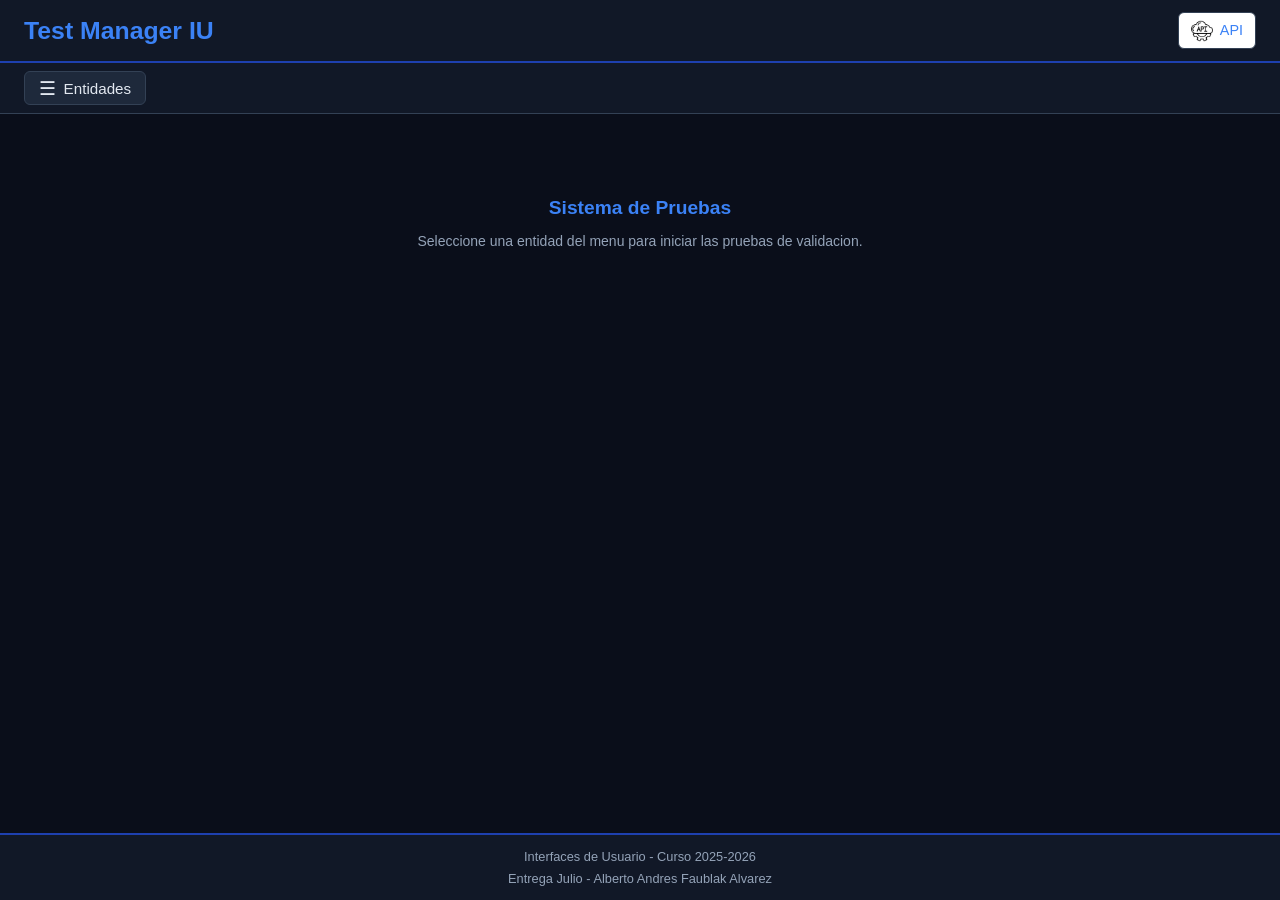
<file: CODIGO/index.html>
<!DOCTYPE html>
<html lang="es">
<head>
    <meta charset="UTF-8">
    <meta name="viewport" content="width=device-width, initial-scale=1.0">
    <title>Test Manager IU</title>
    <link rel="icon" href="data:,">

    <link rel="stylesheet" type="text/css" href="./css/IU.css" media="screen">

    <script type="text/javascript" src="./js/data/menu_entidades.js"></script>
    <script type="text/javascript" src="./js/data/Julio_Datos_AlbertoAndresFaublakAlvarez.js"></script>

    <!--
        Las clases del nucleo (Validations, ValidateFieldsForm, Gestor,
        TestForm y TestSubmit) si se cargan aqui porque son las que
        orquestan todo. Los ficheros propios de cada entidad
        (_estructura.js, _tests.js, _TestSubmit.js y _Class.js) se
        cargan dinamicamente desde Gestor cuando el usuario pulsa la
        opcion correspondiente en el menu, asi no hace falta listar
        uno a uno los ficheros de cada nueva entidad en este HTML.
    -->
    <script type="text/javascript" src="./js/classes/Validations_Class.js"></script>
    <script type="text/javascript" src="./js/classes/ValidateFieldsForm_Class.js"></script>
    <script type="text/javascript" src="./js/classes/Gestor_Class.js"></script>
    <script type="text/javascript" src="./js/classes/TestForm_Class.js"></script>
    <script type="text/javascript" src="./js/classes/TestSubmit_Class.js"></script>
</head>
<body>

    <header id="header_page">
        <div class="header-left">
            <a href="index.html" id="home_link" title="Volver al inicio">
                <h1>Test Manager IU</h1>
            </a>
        </div>
        <div class="header-right">
            <a href="API.html" class="api-link" title="Documentacion API">
                <img src="./iconos/API.png" alt="API" class="icon-link"> API
            </a>
        </div>
    </header>

    <nav id="nav_menu">
        <button id="btn-menu" aria-expanded="false">
            <span class="menu-icon">&#9776;</span>
            <span>Entidades</span>
        </button>
        <div id="div-menu" hidden>
            <ol id="menu-list"></ol>
        </div>
    </nav>

    <main id="workspace">
        <div id="work-area">
            <div class="welcome-section">
                <h2>Sistema de Pruebas</h2>
                <p>Seleccione una entidad del menu para iniciar las pruebas de validacion.</p>
            </div>
        </div>
    </main>

    <footer id="footer_page">
        <div class="footer-content">
            <p>Interfaces de Usuario - Curso 2025-2026</p>
            <p>Entrega Julio - Alberto Andres Faublak Alvarez</p>
        </div>
    </footer>

    <div id="modal_overlay" class="modal-overlay" hidden role="dialog" aria-modal="true">
        <div id="error_modal" class="modal modal-error" hidden>
            <div class="modal-header">
                <h3>Error</h3>
                <button class="modal-close" id="error_modal_close" aria-label="Cerrar">&times;</button>
            </div>
            <div class="modal-body" id="error_modal_body"></div>
            <div class="modal-footer">
                <button class="btn btn-primary" id="error_modal_back">
                    <img src="./iconos/BACK.png" alt="" class="btn-icon-img"> Volver al Inicio
                </button>
            </div>
        </div>
    </div>

    <div id="result_overlay" class="modal-overlay" hidden role="dialog" aria-modal="true">
        <div id="result_modal" class="modal modal-large">
            <div class="modal-header">
                <h2 id="result_modal_title">Resultados</h2>
                <button class="modal-close" id="result_modal_close" aria-label="Cerrar">&times;</button>
            </div>
            <div class="modal-body" id="result_modal_body"></div>
            <div class="modal-footer">
                <button class="btn btn-primary" id="result_modal_back">
                    <img src="./iconos/BACK.png" alt="" class="btn-icon-img"> Volver al Inicio
                </button>
            </div>
        </div>
    </div>

    <script>
        function prettyEntityName(name) {
            return name
                .split("_")
                .map(function(p) { return p.charAt(0).toUpperCase() + p.slice(1); })
                .join(" ");
        }

        function buildMenu() {
            var menuList = document.getElementById("menu-list");
            if (!menuList) return;

            if (typeof menu_entidades === "undefined" || !Array.isArray(menu_entidades)) {
                console.error("La variable menu_entidades no esta definida o no es un array.");
                return;
            }

            menuList.innerHTML = "";

            menu_entidades.forEach(function(entityName) {
                var li = document.createElement("li");
                var btn = document.createElement("button");
                btn.textContent = prettyEntityName(entityName);
                btn.id = "menu_" + entityName;
                btn.addEventListener("click", function() {
                    var gestor = new Gestor();
                    gestor.seleccionarEntidad(entityName);
                    toggleMenu();
                });
                li.appendChild(btn);
                menuList.appendChild(li);
            });
        }

        function toggleMenu() {
            var menu = document.getElementById("div-menu");
            var btn = document.getElementById("btn-menu");
            menu.hidden = !menu.hidden;
            btn.setAttribute("aria-expanded", String(!menu.hidden));
        }

        function closeErrorModal() {
            document.getElementById("modal_overlay").hidden = true;
            document.getElementById("error_modal").hidden = true;
        }

        function closeResultModal() {
            document.getElementById("result_overlay").hidden = true;
            document.getElementById("result_modal_body").innerHTML = "";
        }

        document.getElementById("modal_overlay").addEventListener("click", function(e) {
            if (e.target === this) closeErrorModal();
        });

        document.getElementById("result_overlay").addEventListener("click", function(e) {
            if (e.target === this) closeResultModal();
        });

        document.addEventListener("keydown", function(e) {
            if (e.key === "Escape") {
                if (!document.getElementById("modal_overlay").hidden) closeErrorModal();
                if (!document.getElementById("result_overlay").hidden) closeResultModal();
            }
        });

        // Foco en los modales. Cuando se abre uno guardo donde estaba el
        // foco (normalmente el boton que lo abrio) para devolverselo al
        // cerrar, llevo el foco al primer elemento del modal y dejo el
        // tabulador dando vueltas dentro para que no se cuele al fondo.
        var focoPrevio = {};

        function elementosFocalizables(modal) {
            var nodos = modal.querySelectorAll('button, [href], input, select, textarea, [tabindex]:not([tabindex="-1"])');
            return Array.prototype.filter.call(nodos, function(el) {
                return !el.disabled && !el.hidden && el.offsetParent !== null;
            });
        }

        function cicloTabulador(modal, e) {
            if (e.key !== "Tab") return;
            var foco = elementosFocalizables(modal);
            if (foco.length === 0) return;
            var primero = foco[0];
            var ultimo = foco[foco.length - 1];
            if (e.shiftKey && document.activeElement === primero) {
                e.preventDefault();
                ultimo.focus();
            } else if (!e.shiftKey && document.activeElement === ultimo) {
                e.preventDefault();
                primero.focus();
            }
        }

        function gestionarFocoModal(overlayId) {
            var overlay = document.getElementById(overlayId);
            if (!overlay) return;
            var modal = overlay.querySelector(".modal");

            overlay.addEventListener("keydown", function(e) {
                if (!overlay.hidden) cicloTabulador(overlay.querySelector(".modal"), e);
            });

            new MutationObserver(function() {
                if (!overlay.hidden) {
                    focoPrevio[overlayId] = document.activeElement;
                    var visibles = elementosFocalizables(overlay.querySelector(".modal"));
                    if (visibles.length > 0) visibles[0].focus();
                } else {
                    var anterior = focoPrevio[overlayId];
                    if (anterior && typeof anterior.focus === "function") anterior.focus();
                    focoPrevio[overlayId] = null;
                }
            }).observe(overlay, { attributes: true, attributeFilter: ["hidden"] });
        }

        window.addEventListener("load", function() {
            buildMenu();
            document.getElementById("btn-menu").addEventListener("click", toggleMenu);
            document.getElementById("error_modal_close").addEventListener("click", closeErrorModal);
            document.getElementById("error_modal_back").addEventListener("click", closeErrorModal);
            document.getElementById("result_modal_close").addEventListener("click", closeResultModal);
            document.getElementById("result_modal_back").addEventListener("click", closeResultModal);
            gestionarFocoModal("modal_overlay");
            gestionarFocoModal("result_overlay");
        });
    </script>

</body>
</html>
</file>
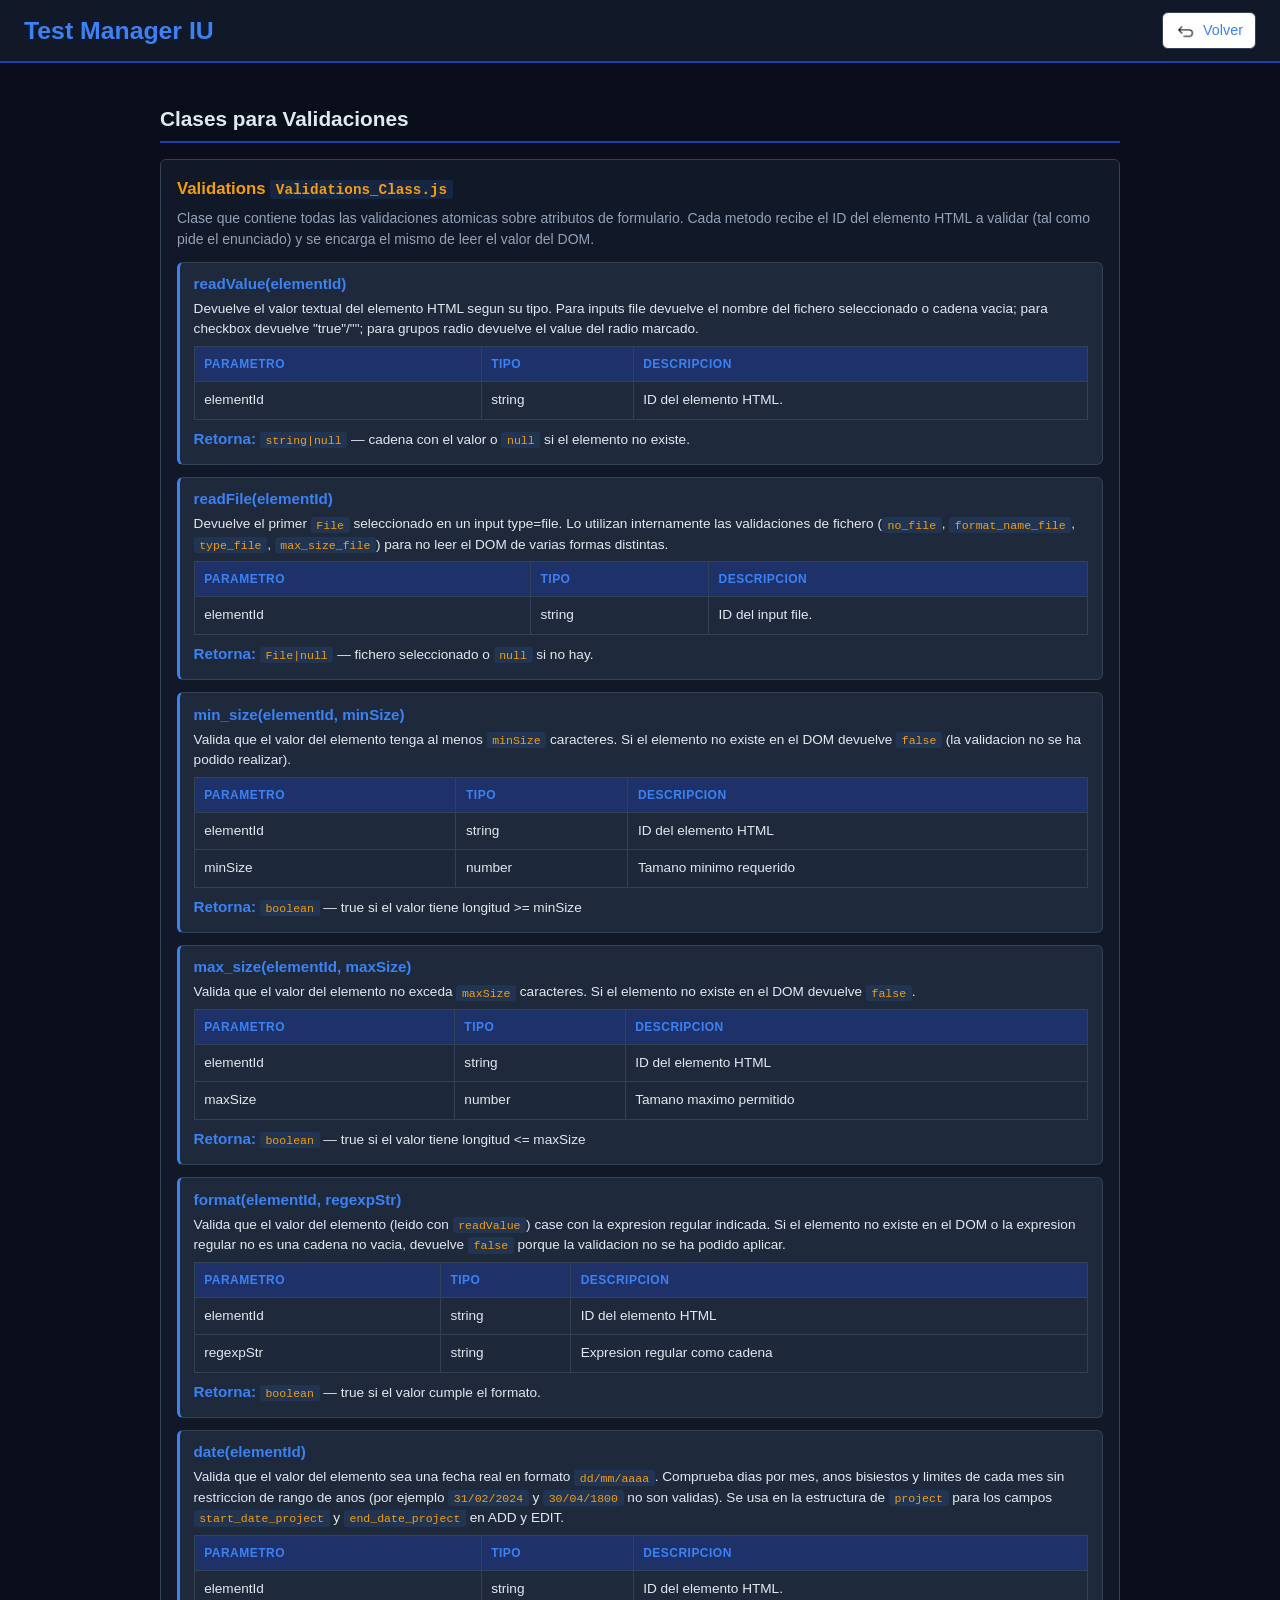
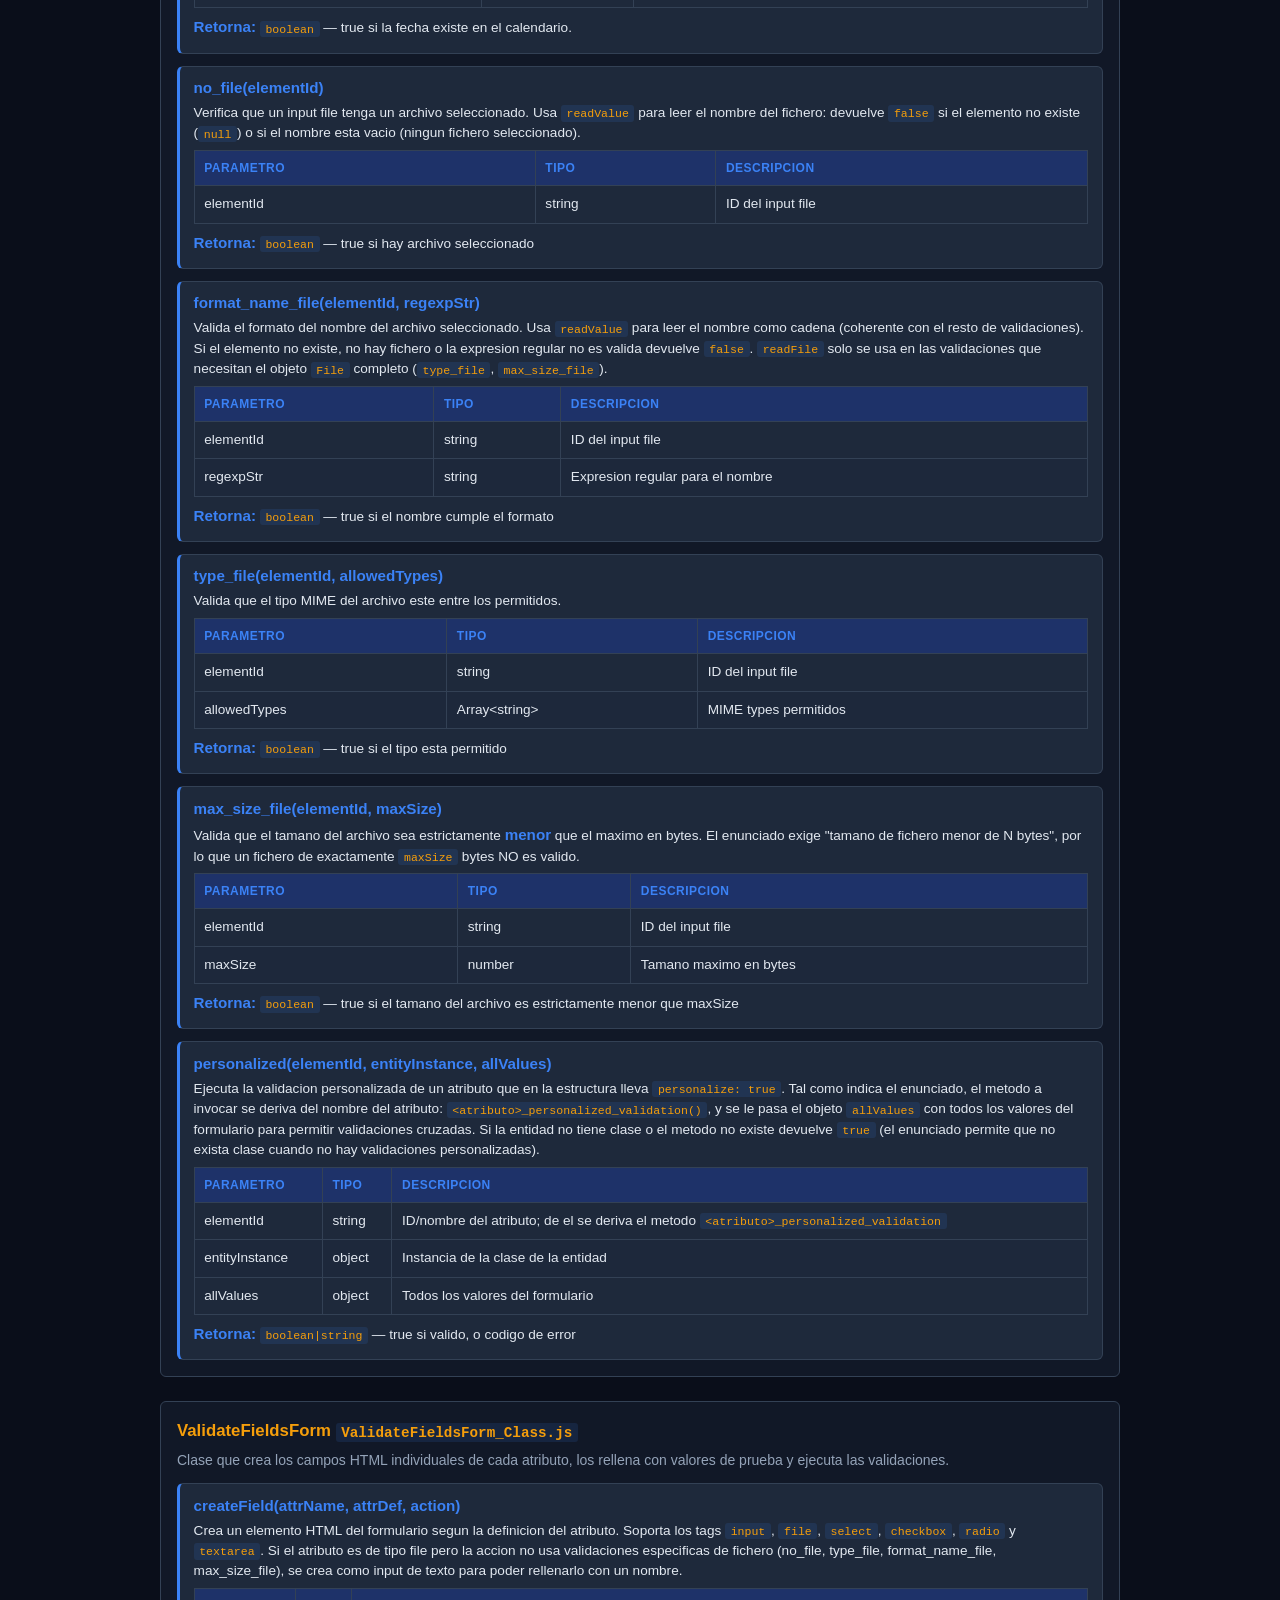
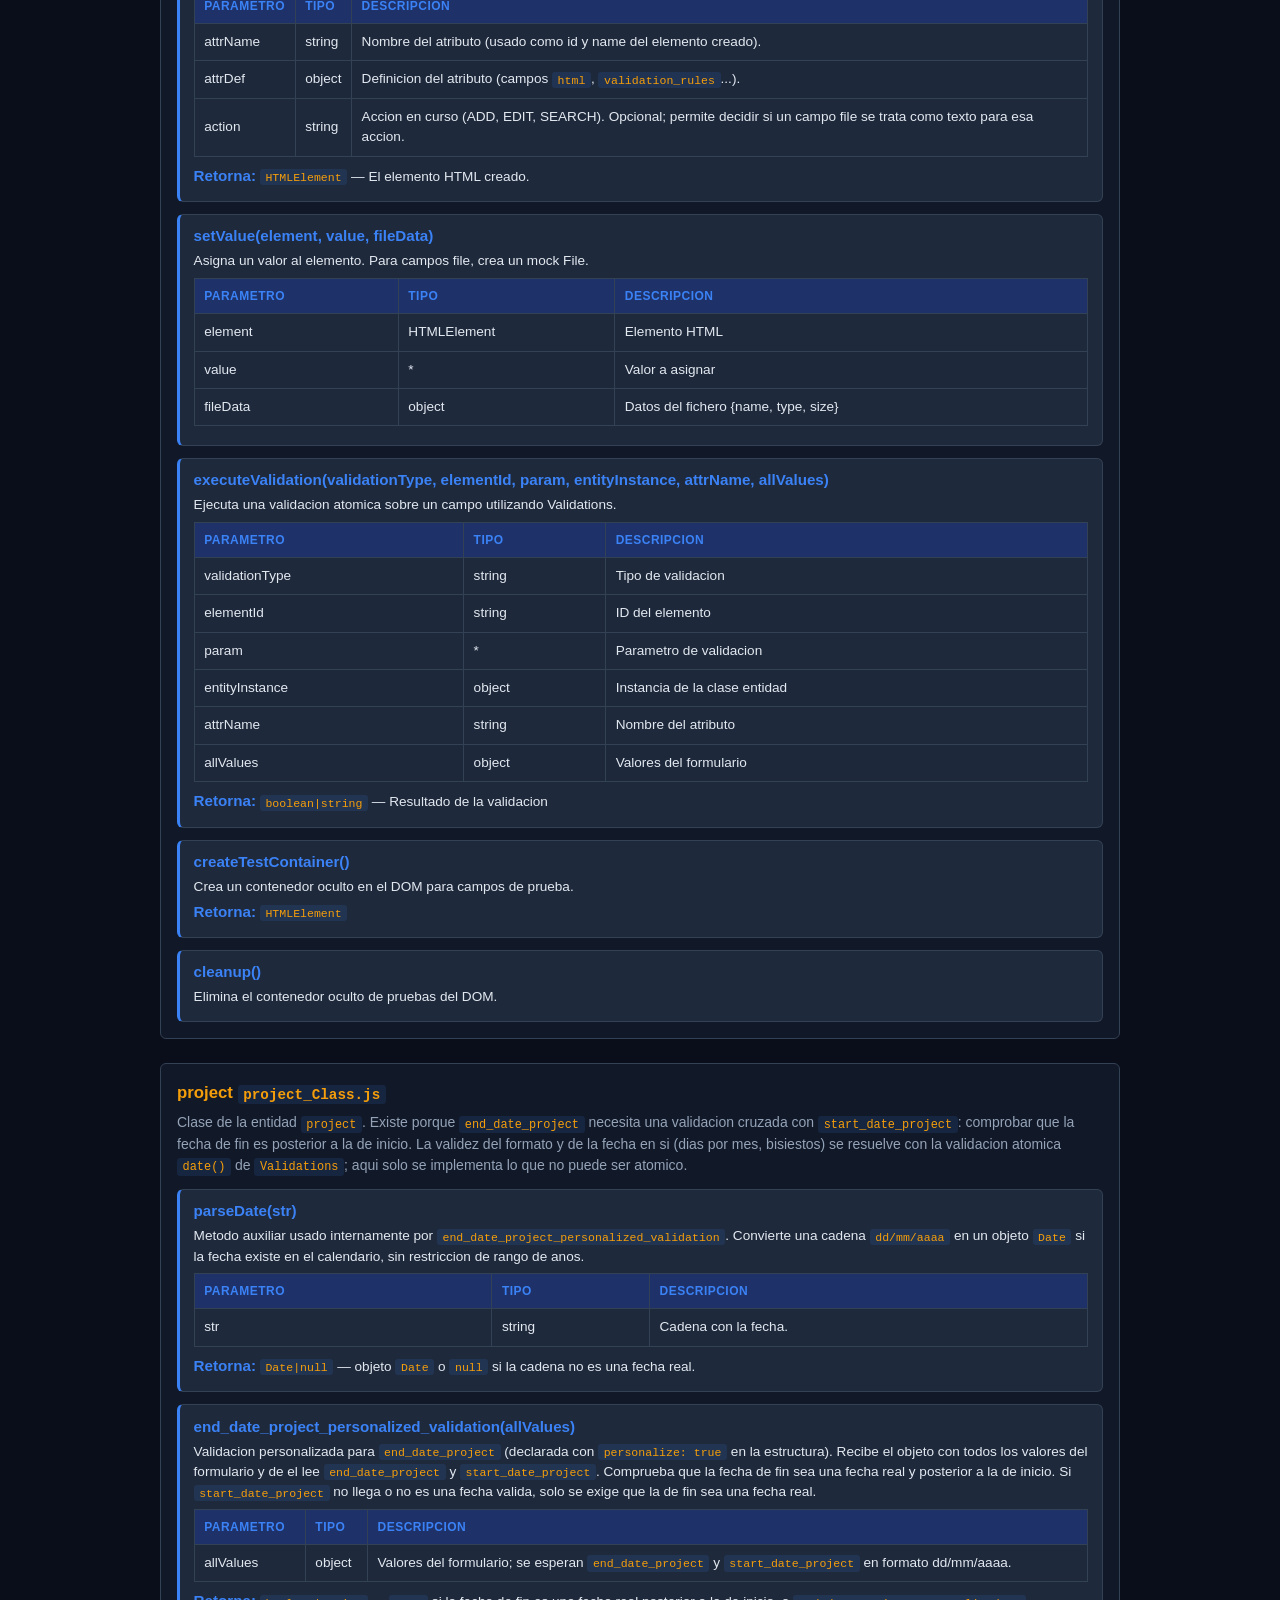
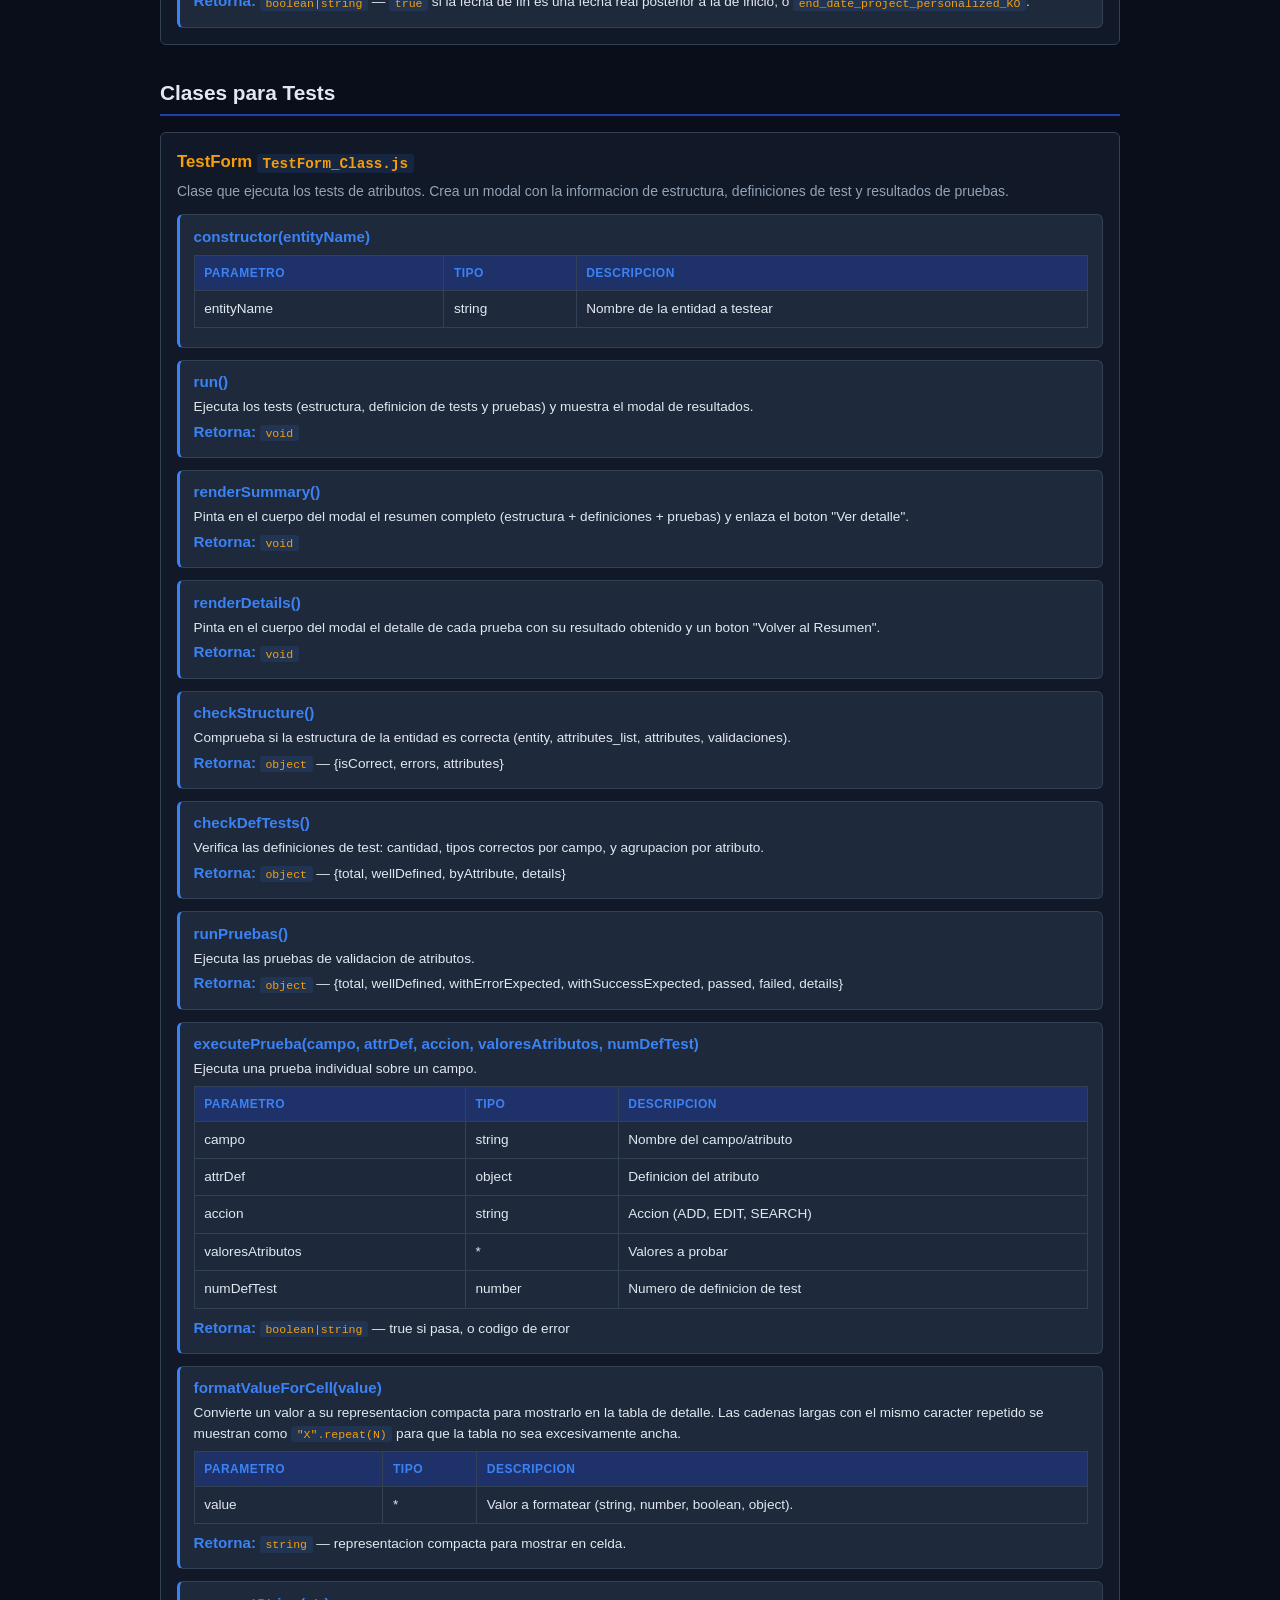
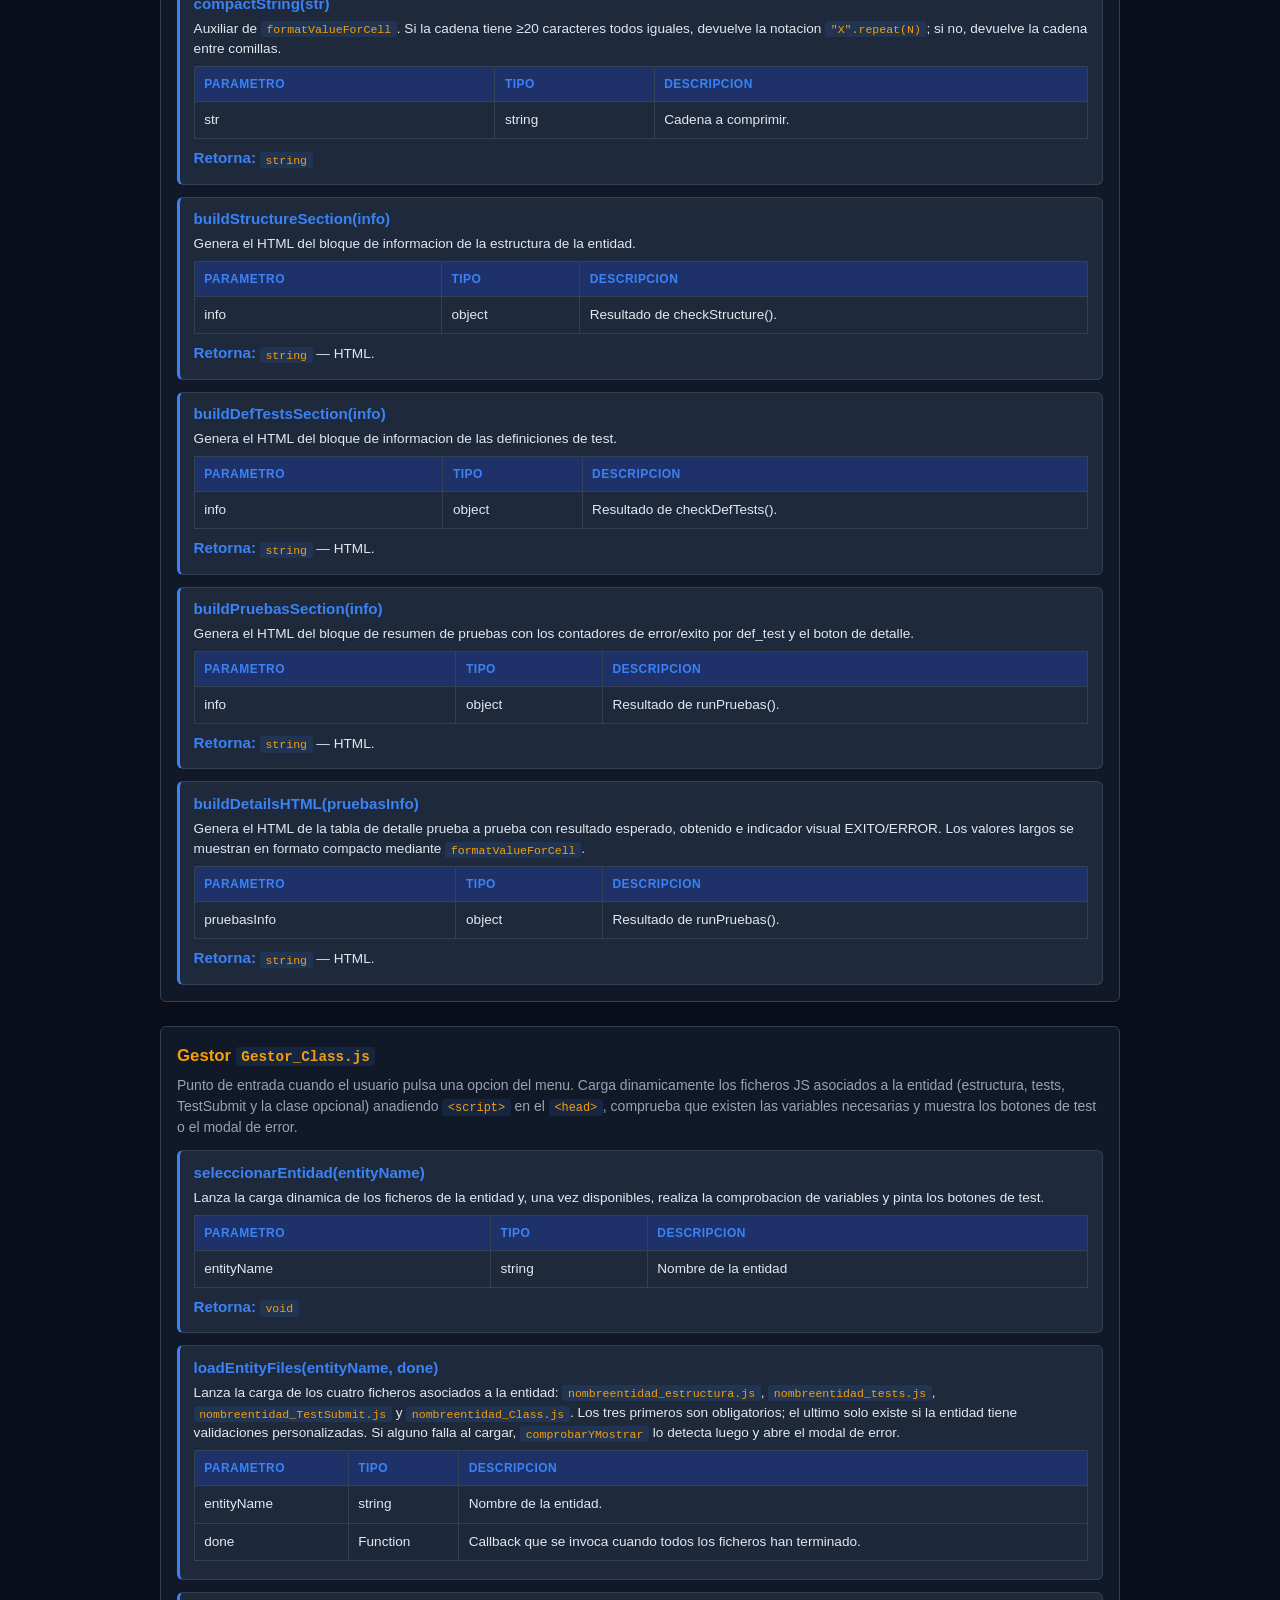
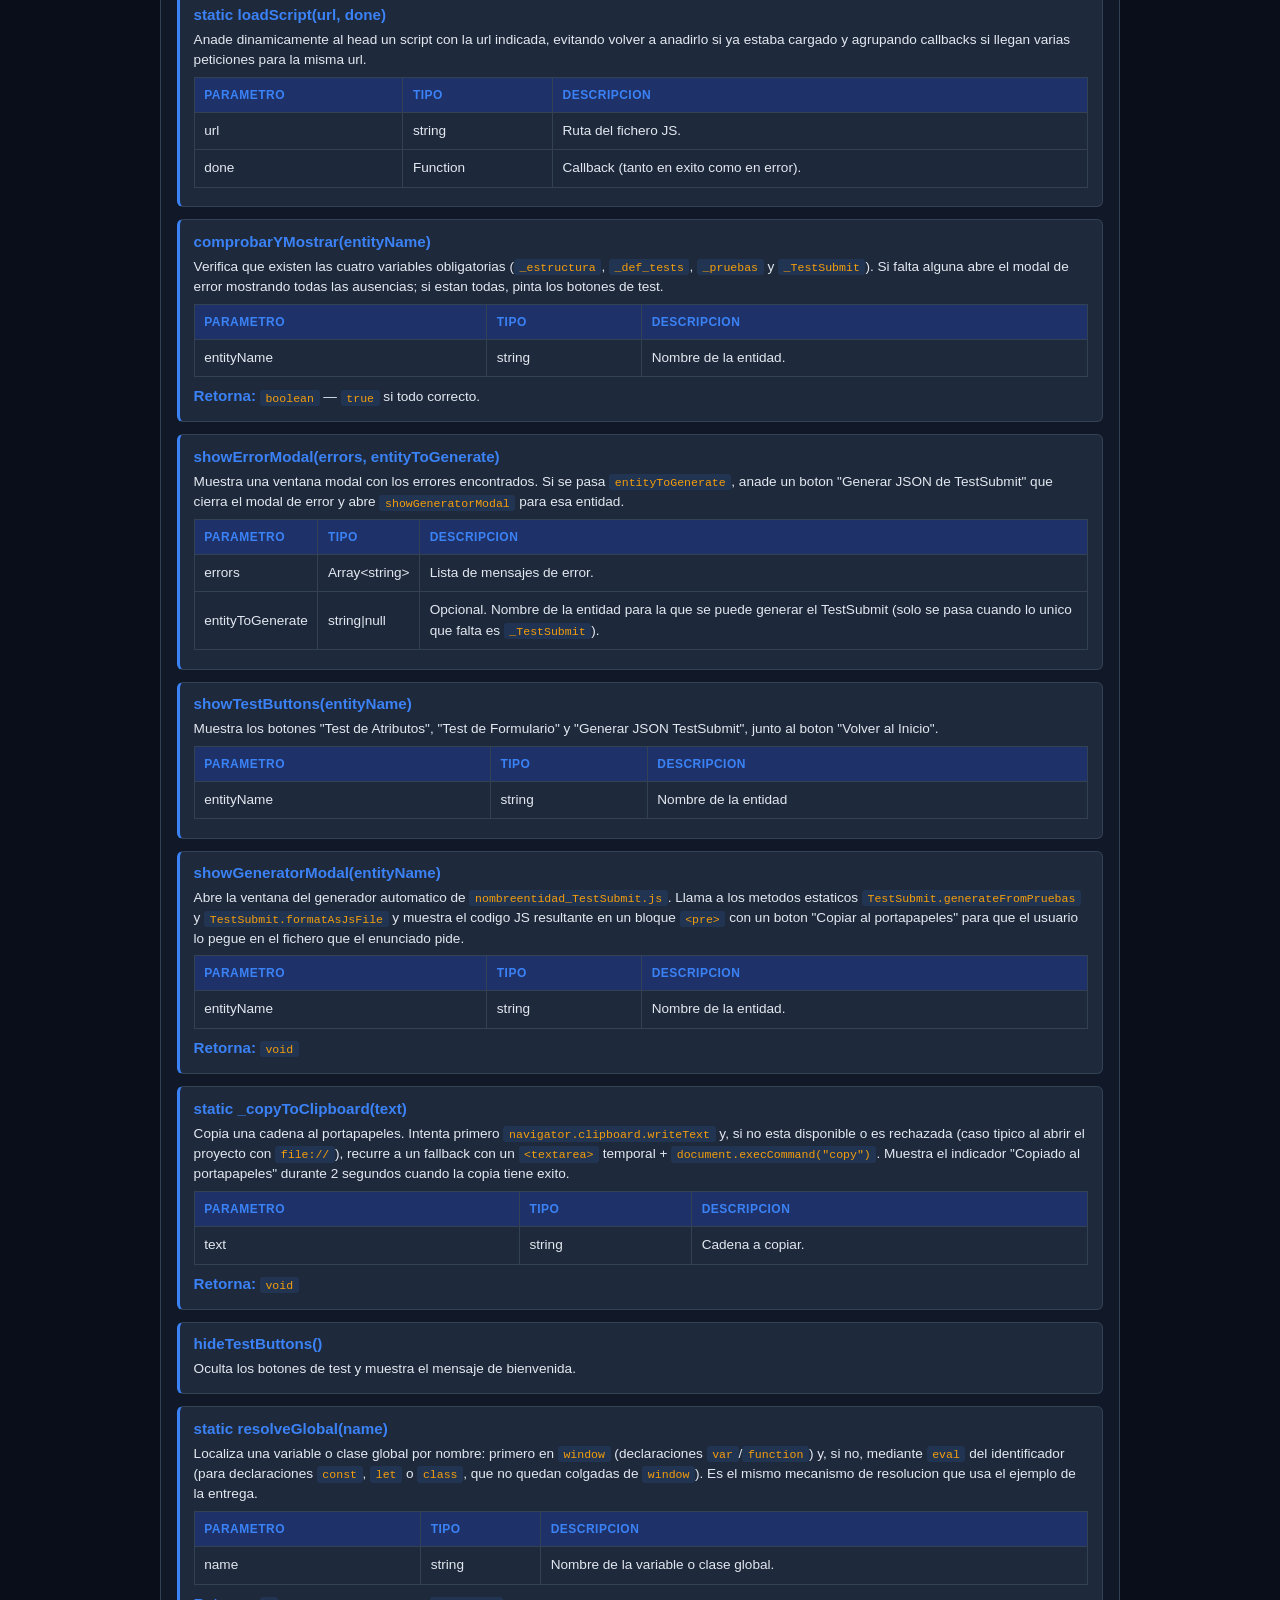
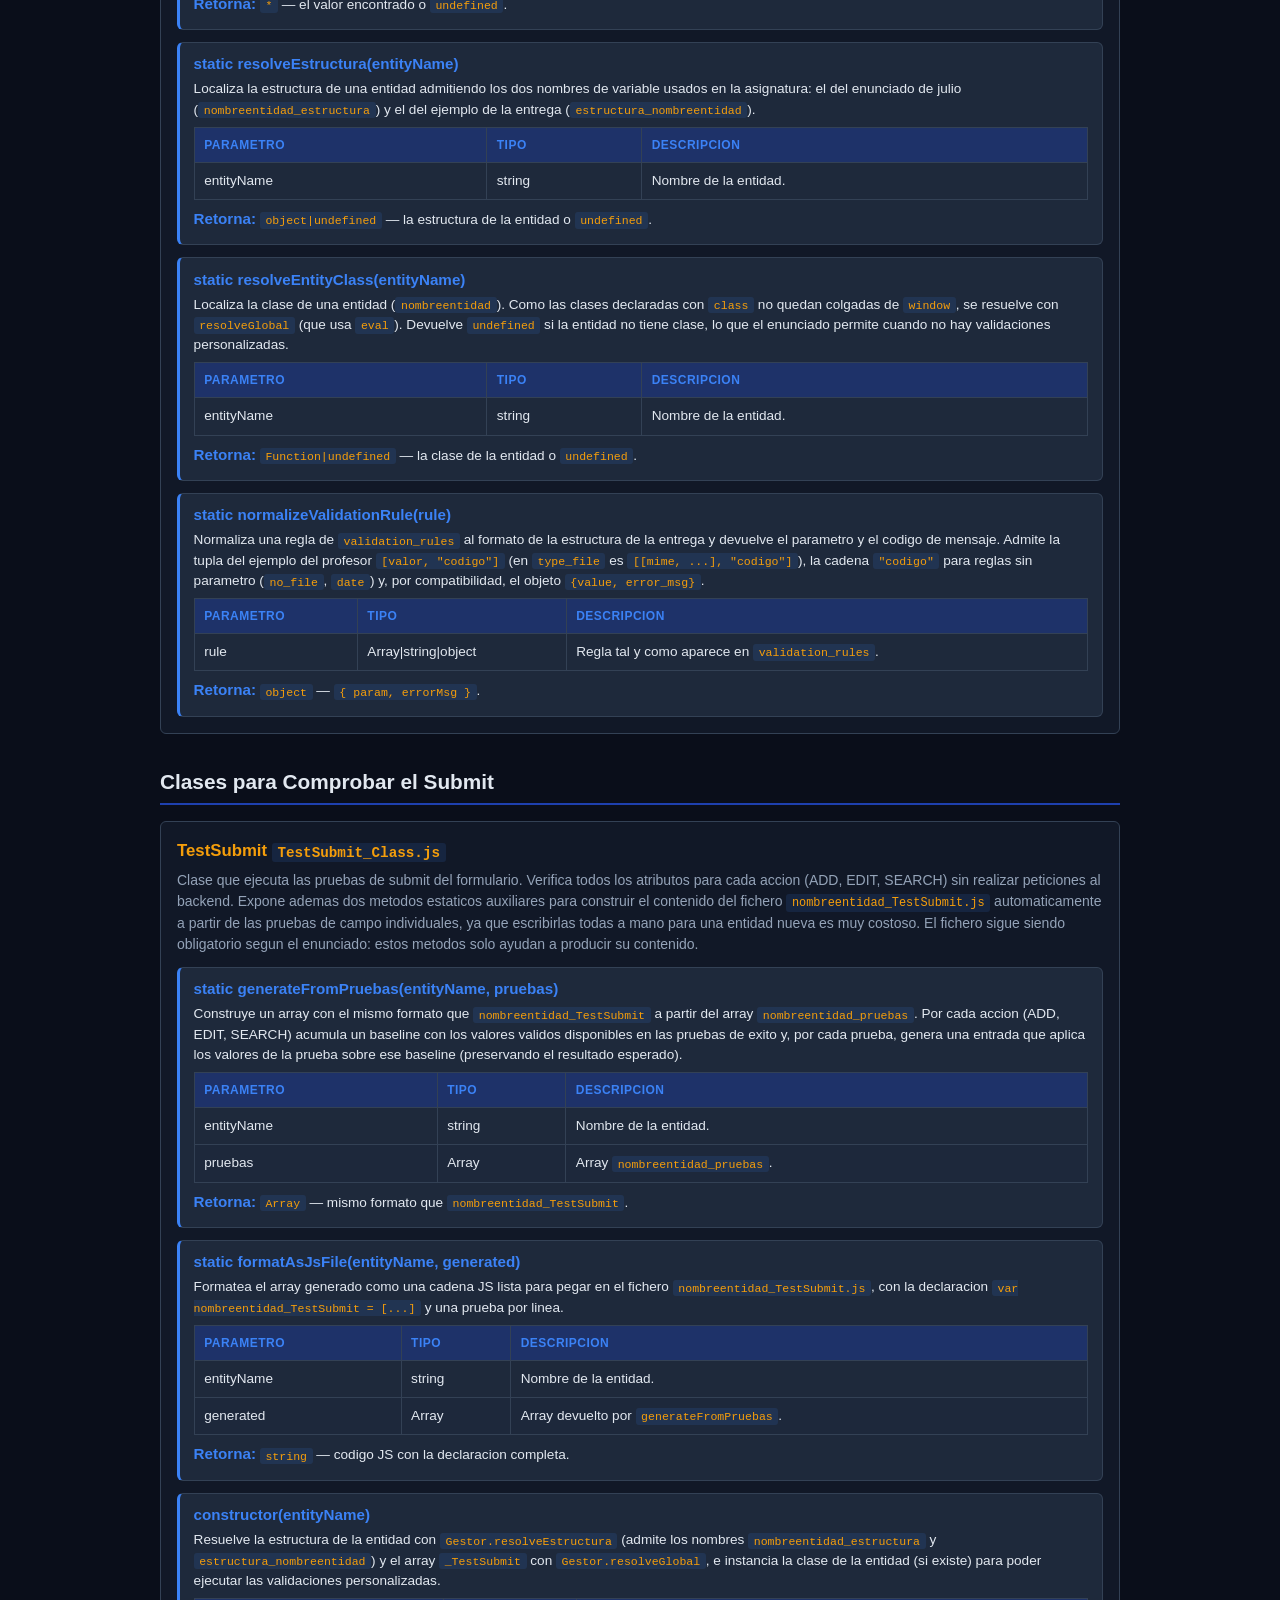
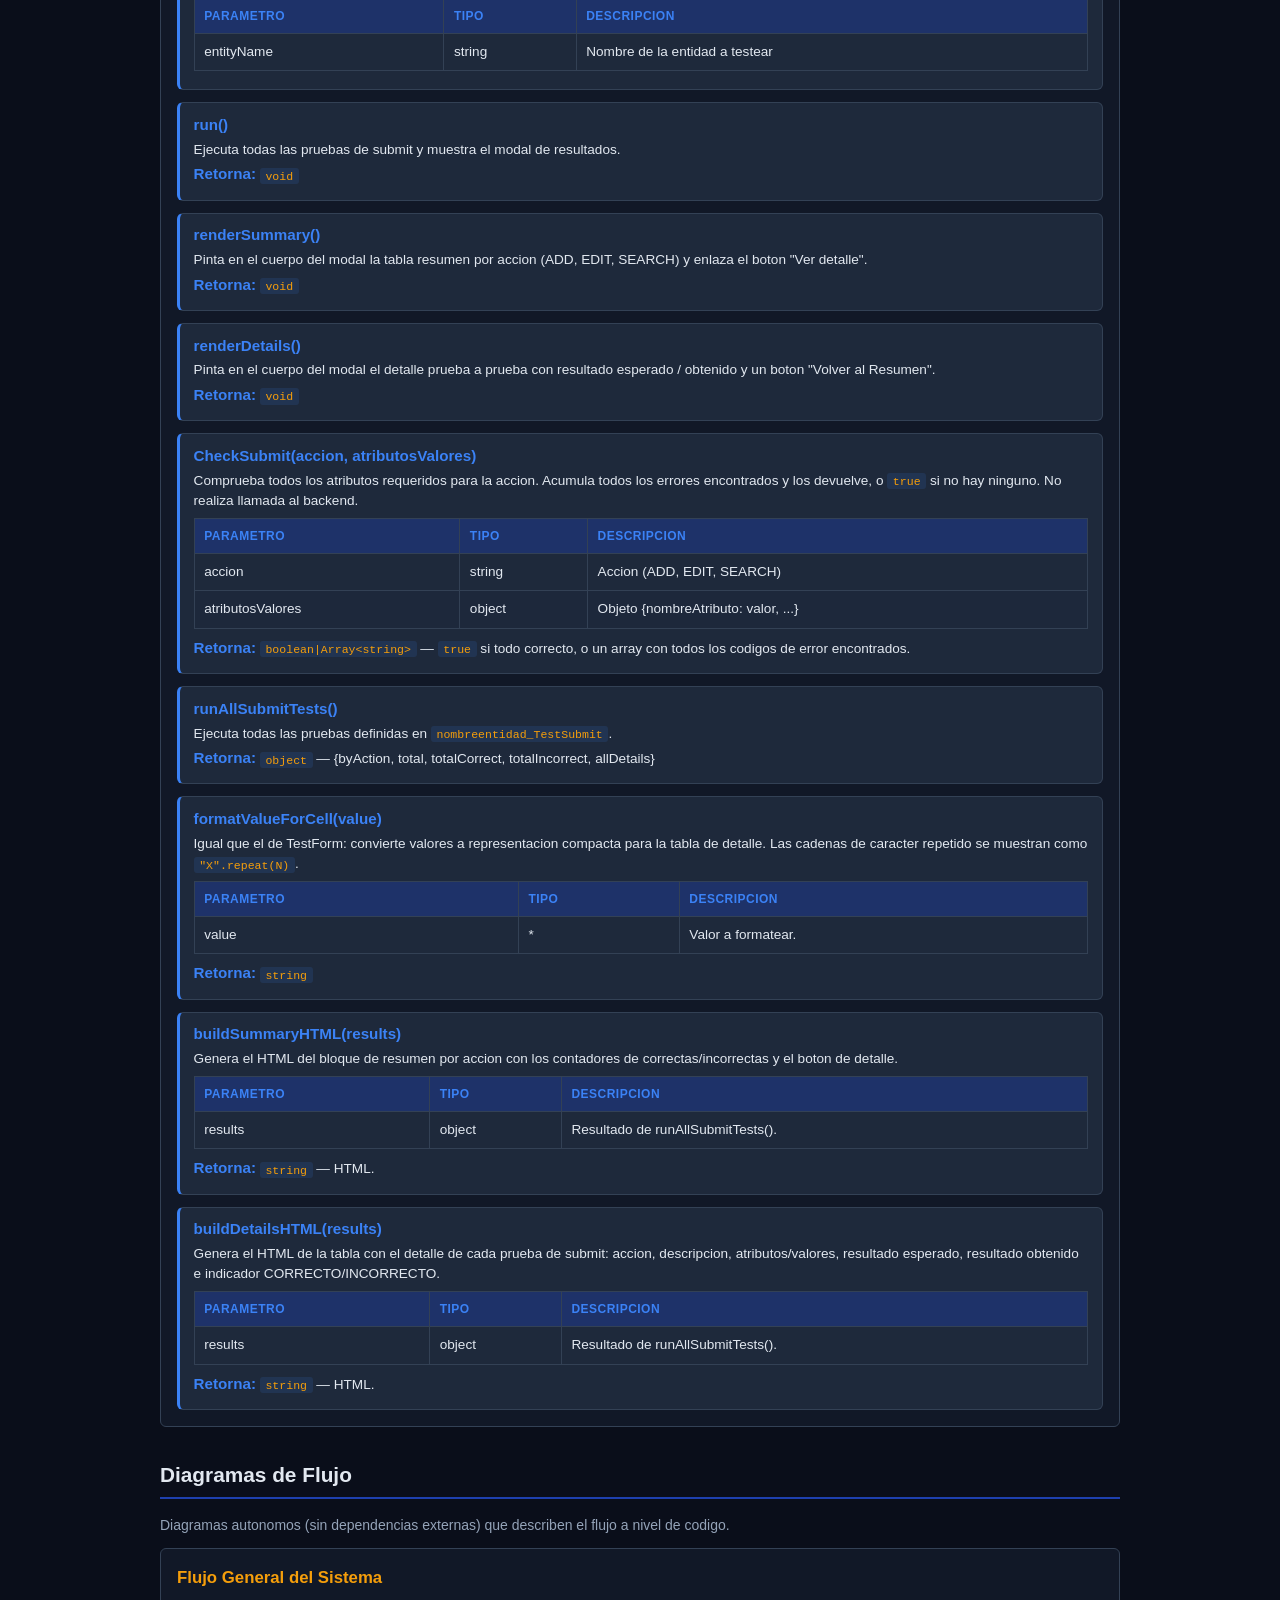
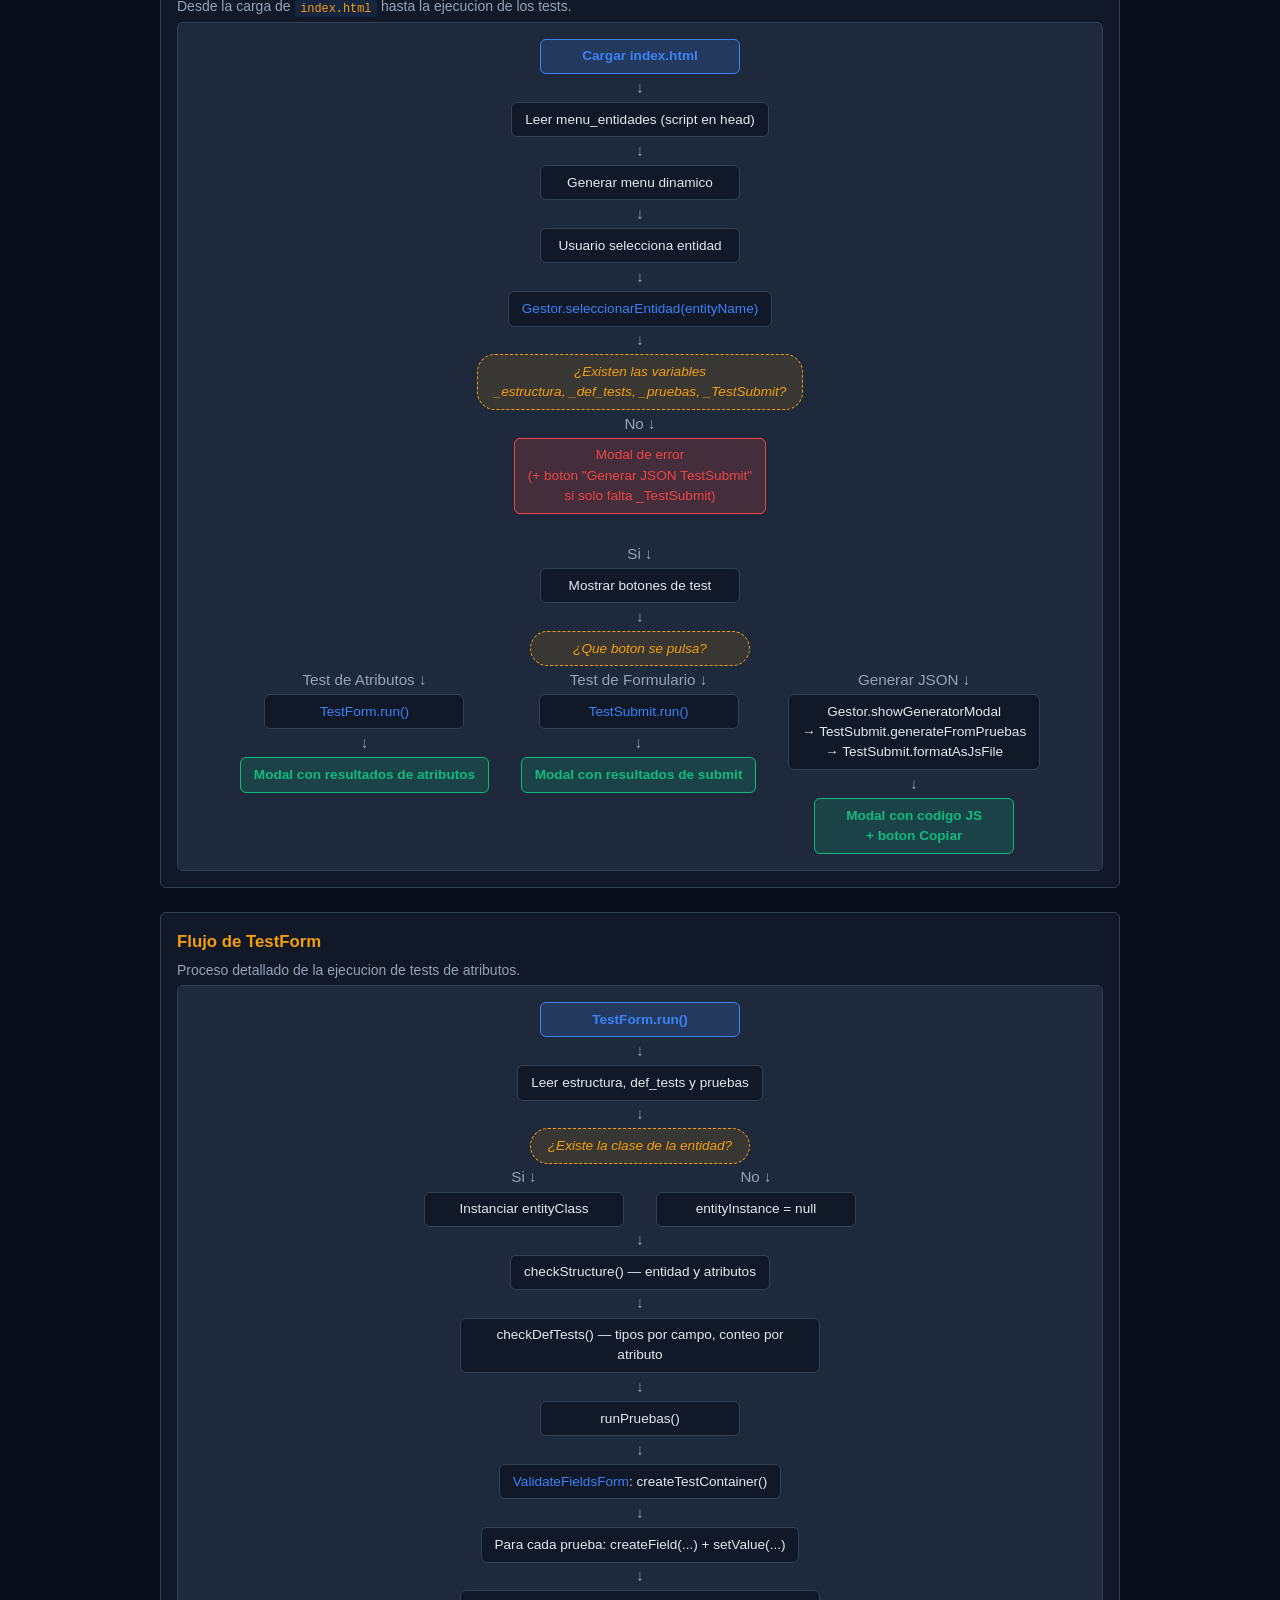
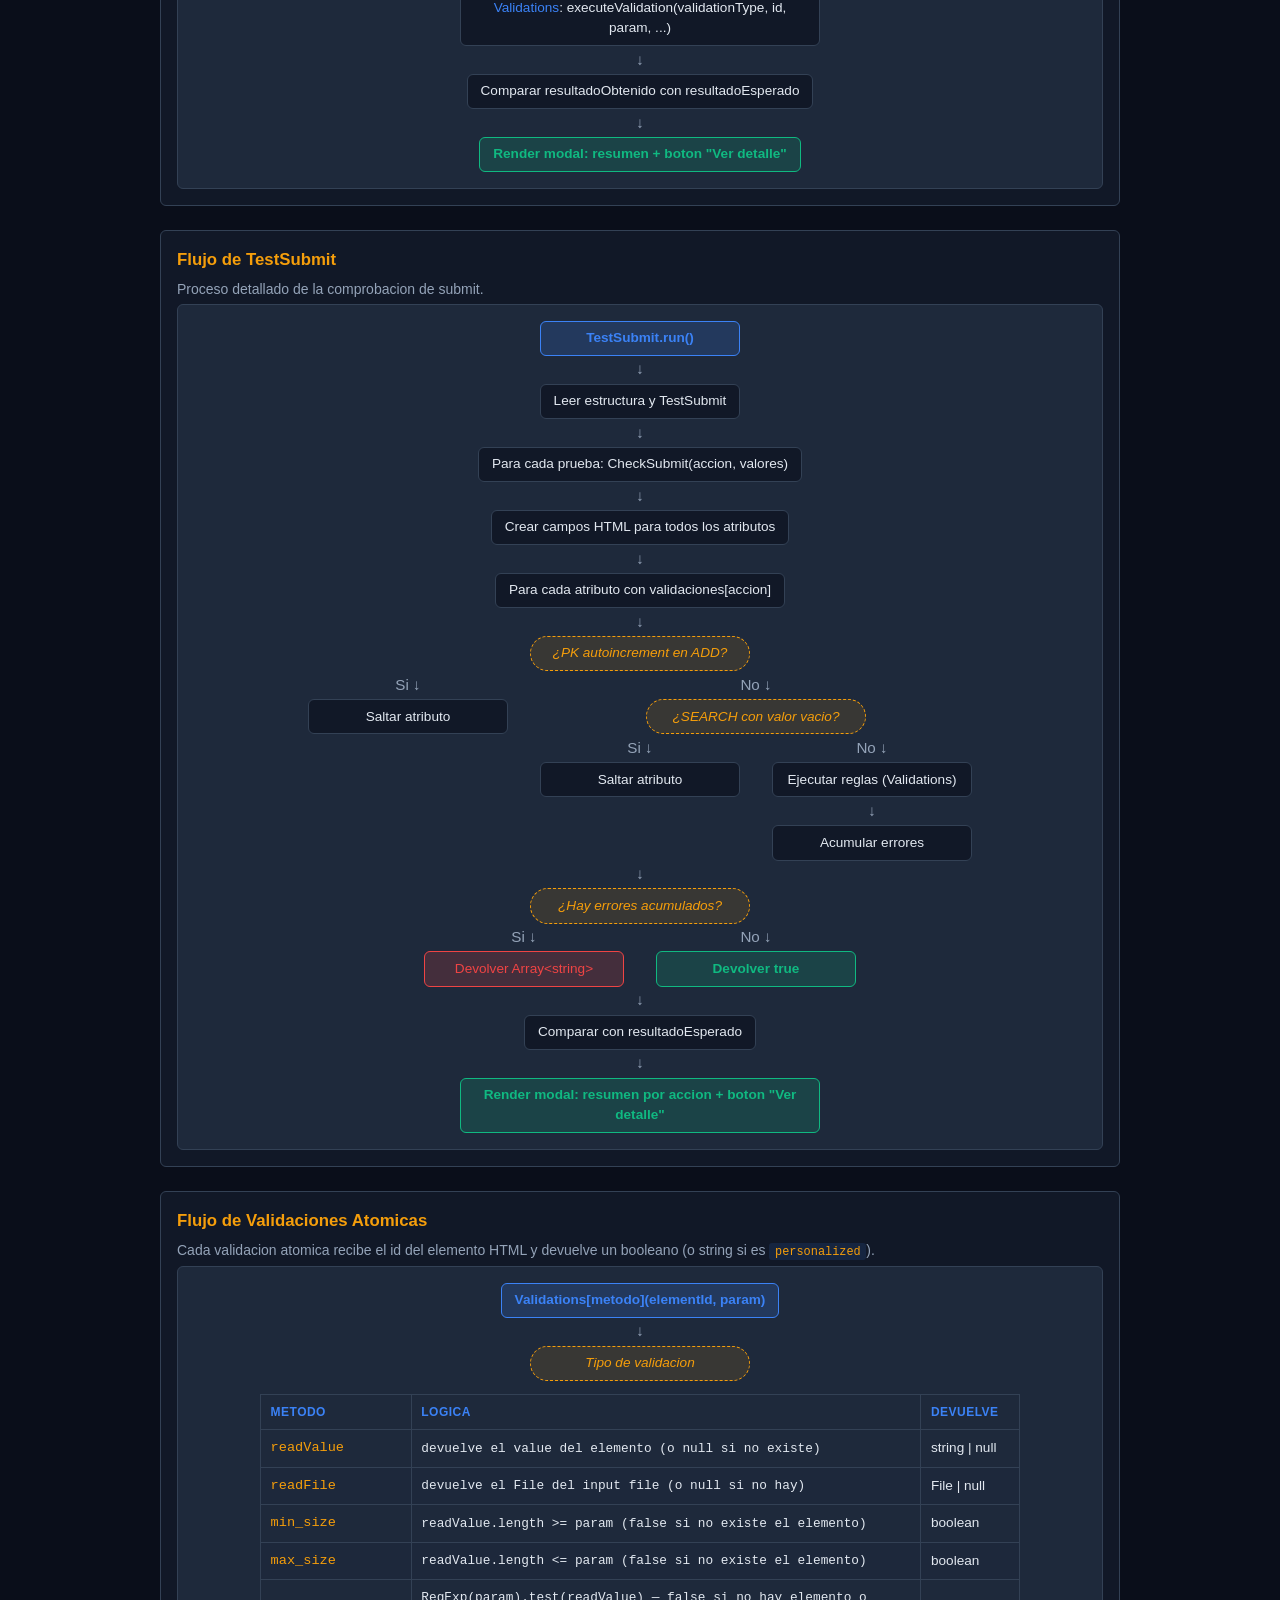
<file: CODIGO/API.html>
<!DOCTYPE html>
<html lang="es">
<head>
    <meta charset="UTF-8">
    <meta name="viewport" content="width=device-width, initial-scale=1.0">
    <title>Documentacion API</title>
    <link rel="icon" href="data:,">
    <link rel="stylesheet" type="text/css" href="./css/IU.css" media="screen">
</head>
<body>

    <header id="header_page">
        <div class="header-left">
            <a href="index.html" id="home_link" title="Volver al inicio">
                <h1>Test Manager IU</h1>
            </a>
        </div>
        <div class="header-right">
            <a href="index.html" class="api-link" title="Volver al inicio">
                <img src="./iconos/BACK.png" alt="Volver" class="icon-link"> Volver
            </a>
        </div>
    </header>

    <main id="workspace">
    <div class="api-container">

        <div class="api-section">
            <h2>Clases para Validaciones</h2>

            <div class="api-class" id="class-Validations">
                <h3>Validations <code>Validations_Class.js</code></h3>
                <p>Clase que contiene todas las validaciones atomicas sobre atributos de formulario. Cada metodo recibe el ID del elemento HTML a validar (tal como pide el enunciado) y se encarga el mismo de leer el valor del DOM.</p>

                <div class="api-method">
                    <strong>readValue(elementId)</strong>
                    <p>Devuelve el valor textual del elemento HTML segun su tipo. Para inputs file devuelve el nombre del fichero seleccionado o cadena vacia; para checkbox devuelve "true"/""; para grupos radio devuelve el value del radio marcado.</p>
                    <table class="api-param-table">
                        <thead><tr><th>Parametro</th><th>Tipo</th><th>Descripcion</th></tr></thead>
                        <tbody>
                            <tr><td>elementId</td><td>string</td><td>ID del elemento HTML.</td></tr>
                        </tbody>
                    </table>
                    <p><strong>Retorna:</strong> <code>string|null</code> &mdash; cadena con el valor o <code>null</code> si el elemento no existe.</p>
                </div>

                <div class="api-method">
                    <strong>readFile(elementId)</strong>
                    <p>Devuelve el primer <code>File</code> seleccionado en un input type=file. Lo utilizan internamente las validaciones de fichero (<code>no_file</code>, <code>format_name_file</code>, <code>type_file</code>, <code>max_size_file</code>) para no leer el DOM de varias formas distintas.</p>
                    <table class="api-param-table">
                        <thead><tr><th>Parametro</th><th>Tipo</th><th>Descripcion</th></tr></thead>
                        <tbody>
                            <tr><td>elementId</td><td>string</td><td>ID del input file.</td></tr>
                        </tbody>
                    </table>
                    <p><strong>Retorna:</strong> <code>File|null</code> &mdash; fichero seleccionado o <code>null</code> si no hay.</p>
                </div>

                <div class="api-method">
                    <strong>min_size(elementId, minSize)</strong>
                    <p>Valida que el valor del elemento tenga al menos <code>minSize</code> caracteres. Si el elemento no existe en el DOM devuelve <code>false</code> (la validacion no se ha podido realizar).</p>
                    <table class="api-param-table">
                        <thead><tr><th>Parametro</th><th>Tipo</th><th>Descripcion</th></tr></thead>
                        <tbody>
                            <tr><td>elementId</td><td>string</td><td>ID del elemento HTML</td></tr>
                            <tr><td>minSize</td><td>number</td><td>Tamano minimo requerido</td></tr>
                        </tbody>
                    </table>
                    <p><strong>Retorna:</strong> <code>boolean</code> &mdash; true si el valor tiene longitud &gt;= minSize</p>
                </div>

                <div class="api-method">
                    <strong>max_size(elementId, maxSize)</strong>
                    <p>Valida que el valor del elemento no exceda <code>maxSize</code> caracteres. Si el elemento no existe en el DOM devuelve <code>false</code>.</p>
                    <table class="api-param-table">
                        <thead><tr><th>Parametro</th><th>Tipo</th><th>Descripcion</th></tr></thead>
                        <tbody>
                            <tr><td>elementId</td><td>string</td><td>ID del elemento HTML</td></tr>
                            <tr><td>maxSize</td><td>number</td><td>Tamano maximo permitido</td></tr>
                        </tbody>
                    </table>
                    <p><strong>Retorna:</strong> <code>boolean</code> &mdash; true si el valor tiene longitud &lt;= maxSize</p>
                </div>

                <div class="api-method">
                    <strong>format(elementId, regexpStr)</strong>
                    <p>Valida que el valor del elemento (leido con <code>readValue</code>) case con la expresion regular indicada. Si el elemento no existe en el DOM o la expresion regular no es una cadena no vacia, devuelve <code>false</code> porque la validacion no se ha podido aplicar.</p>
                    <table class="api-param-table">
                        <thead><tr><th>Parametro</th><th>Tipo</th><th>Descripcion</th></tr></thead>
                        <tbody>
                            <tr><td>elementId</td><td>string</td><td>ID del elemento HTML</td></tr>
                            <tr><td>regexpStr</td><td>string</td><td>Expresion regular como cadena</td></tr>
                        </tbody>
                    </table>
                    <p><strong>Retorna:</strong> <code>boolean</code> &mdash; true si el valor cumple el formato.</p>
                </div>

                <div class="api-method">
                    <strong>date(elementId)</strong>
                    <p>Valida que el valor del elemento sea una fecha real en formato <code>dd/mm/aaaa</code>. Comprueba dias por mes, anos bisiestos y limites de cada mes sin restriccion de rango de anos (por ejemplo <code>31/02/2024</code> y <code>30/04/1800</code> no son validas). Se usa en la estructura de <code>project</code> para los campos <code>start_date_project</code> y <code>end_date_project</code> en ADD y EDIT.</p>
                    <table class="api-param-table">
                        <thead><tr><th>Parametro</th><th>Tipo</th><th>Descripcion</th></tr></thead>
                        <tbody>
                            <tr><td>elementId</td><td>string</td><td>ID del elemento HTML.</td></tr>
                        </tbody>
                    </table>
                    <p><strong>Retorna:</strong> <code>boolean</code> &mdash; true si la fecha existe en el calendario.</p>
                </div>

                <div class="api-method">
                    <strong>no_file(elementId)</strong>
                    <p>Verifica que un input file tenga un archivo seleccionado. Usa <code>readValue</code> para leer el nombre del fichero: devuelve <code>false</code> si el elemento no existe (<code>null</code>) o si el nombre esta vacio (ningun fichero seleccionado).</p>
                    <table class="api-param-table">
                        <thead><tr><th>Parametro</th><th>Tipo</th><th>Descripcion</th></tr></thead>
                        <tbody>
                            <tr><td>elementId</td><td>string</td><td>ID del input file</td></tr>
                        </tbody>
                    </table>
                    <p><strong>Retorna:</strong> <code>boolean</code> &mdash; true si hay archivo seleccionado</p>
                </div>

                <div class="api-method">
                    <strong>format_name_file(elementId, regexpStr)</strong>
                    <p>Valida el formato del nombre del archivo seleccionado. Usa <code>readValue</code> para leer el nombre como cadena (coherente con el resto de validaciones). Si el elemento no existe, no hay fichero o la expresion regular no es valida devuelve <code>false</code>. <code>readFile</code> solo se usa en las validaciones que necesitan el objeto <code>File</code> completo (<code>type_file</code>, <code>max_size_file</code>).</p>
                    <table class="api-param-table">
                        <thead><tr><th>Parametro</th><th>Tipo</th><th>Descripcion</th></tr></thead>
                        <tbody>
                            <tr><td>elementId</td><td>string</td><td>ID del input file</td></tr>
                            <tr><td>regexpStr</td><td>string</td><td>Expresion regular para el nombre</td></tr>
                        </tbody>
                    </table>
                    <p><strong>Retorna:</strong> <code>boolean</code> &mdash; true si el nombre cumple el formato</p>
                </div>

                <div class="api-method">
                    <strong>type_file(elementId, allowedTypes)</strong>
                    <p>Valida que el tipo MIME del archivo este entre los permitidos.</p>
                    <table class="api-param-table">
                        <thead><tr><th>Parametro</th><th>Tipo</th><th>Descripcion</th></tr></thead>
                        <tbody>
                            <tr><td>elementId</td><td>string</td><td>ID del input file</td></tr>
                            <tr><td>allowedTypes</td><td>Array&lt;string&gt;</td><td>MIME types permitidos</td></tr>
                        </tbody>
                    </table>
                    <p><strong>Retorna:</strong> <code>boolean</code> &mdash; true si el tipo esta permitido</p>
                </div>

                <div class="api-method">
                    <strong>max_size_file(elementId, maxSize)</strong>
                    <p>Valida que el tamano del archivo sea estrictamente <strong>menor</strong> que el maximo en bytes. El enunciado exige "tamano de fichero menor de N bytes", por lo que un fichero de exactamente <code>maxSize</code> bytes NO es valido.</p>
                    <table class="api-param-table">
                        <thead><tr><th>Parametro</th><th>Tipo</th><th>Descripcion</th></tr></thead>
                        <tbody>
                            <tr><td>elementId</td><td>string</td><td>ID del input file</td></tr>
                            <tr><td>maxSize</td><td>number</td><td>Tamano maximo en bytes</td></tr>
                        </tbody>
                    </table>
                    <p><strong>Retorna:</strong> <code>boolean</code> &mdash; true si el tamano del archivo es estrictamente menor que maxSize</p>
                </div>

                <div class="api-method">
                    <strong>personalized(elementId, entityInstance, allValues)</strong>
                    <p>Ejecuta la validacion personalizada de un atributo que en la estructura lleva <code>personalize: true</code>. Tal como indica el enunciado, el metodo a invocar se deriva del nombre del atributo: <code>&lt;atributo&gt;_personalized_validation()</code>, y se le pasa el objeto <code>allValues</code> con todos los valores del formulario para permitir validaciones cruzadas. Si la entidad no tiene clase o el metodo no existe devuelve <code>true</code> (el enunciado permite que no exista clase cuando no hay validaciones personalizadas).</p>
                    <table class="api-param-table">
                        <thead><tr><th>Parametro</th><th>Tipo</th><th>Descripcion</th></tr></thead>
                        <tbody>
                            <tr><td>elementId</td><td>string</td><td>ID/nombre del atributo; de el se deriva el metodo <code>&lt;atributo&gt;_personalized_validation</code></td></tr>
                            <tr><td>entityInstance</td><td>object</td><td>Instancia de la clase de la entidad</td></tr>
                            <tr><td>allValues</td><td>object</td><td>Todos los valores del formulario</td></tr>
                        </tbody>
                    </table>
                    <p><strong>Retorna:</strong> <code>boolean|string</code> &mdash; true si valido, o codigo de error</p>
                </div>
            </div>

            <div class="api-class" id="class-ValidateFieldsForm">
                <h3>ValidateFieldsForm <code>ValidateFieldsForm_Class.js</code></h3>
                <p>Clase que crea los campos HTML individuales de cada atributo, los rellena con valores de prueba y ejecuta las validaciones.</p>

                <div class="api-method">
                    <strong>createField(attrName, attrDef, action)</strong>
                    <p>Crea un elemento HTML del formulario segun la definicion del atributo. Soporta los tags <code>input</code>, <code>file</code>, <code>select</code>, <code>checkbox</code>, <code>radio</code> y <code>textarea</code>. Si el atributo es de tipo file pero la accion no usa validaciones especificas de fichero (no_file, type_file, format_name_file, max_size_file), se crea como input de texto para poder rellenarlo con un nombre.</p>
                    <table class="api-param-table">
                        <thead><tr><th>Parametro</th><th>Tipo</th><th>Descripcion</th></tr></thead>
                        <tbody>
                            <tr><td>attrName</td><td>string</td><td>Nombre del atributo (usado como id y name del elemento creado).</td></tr>
                            <tr><td>attrDef</td><td>object</td><td>Definicion del atributo (campos <code>html</code>, <code>validation_rules</code>...).</td></tr>
                            <tr><td>action</td><td>string</td><td>Accion en curso (ADD, EDIT, SEARCH). Opcional; permite decidir si un campo file se trata como texto para esa accion.</td></tr>
                        </tbody>
                    </table>
                    <p><strong>Retorna:</strong> <code>HTMLElement</code> &mdash; El elemento HTML creado.</p>
                </div>

                <div class="api-method">
                    <strong>setValue(element, value, fileData)</strong>
                    <p>Asigna un valor al elemento. Para campos file, crea un mock File.</p>
                    <table class="api-param-table">
                        <thead><tr><th>Parametro</th><th>Tipo</th><th>Descripcion</th></tr></thead>
                        <tbody>
                            <tr><td>element</td><td>HTMLElement</td><td>Elemento HTML</td></tr>
                            <tr><td>value</td><td>*</td><td>Valor a asignar</td></tr>
                            <tr><td>fileData</td><td>object</td><td>Datos del fichero {name, type, size}</td></tr>
                        </tbody>
                    </table>
                </div>

                <div class="api-method">
                    <strong>executeValidation(validationType, elementId, param, entityInstance, attrName, allValues)</strong>
                    <p>Ejecuta una validacion atomica sobre un campo utilizando Validations.</p>
                    <table class="api-param-table">
                        <thead><tr><th>Parametro</th><th>Tipo</th><th>Descripcion</th></tr></thead>
                        <tbody>
                            <tr><td>validationType</td><td>string</td><td>Tipo de validacion</td></tr>
                            <tr><td>elementId</td><td>string</td><td>ID del elemento</td></tr>
                            <tr><td>param</td><td>*</td><td>Parametro de validacion</td></tr>
                            <tr><td>entityInstance</td><td>object</td><td>Instancia de la clase entidad</td></tr>
                            <tr><td>attrName</td><td>string</td><td>Nombre del atributo</td></tr>
                            <tr><td>allValues</td><td>object</td><td>Valores del formulario</td></tr>
                        </tbody>
                    </table>
                    <p><strong>Retorna:</strong> <code>boolean|string</code> &mdash; Resultado de la validacion</p>
                </div>

                <div class="api-method">
                    <strong>createTestContainer()</strong>
                    <p>Crea un contenedor oculto en el DOM para campos de prueba.</p>
                    <p><strong>Retorna:</strong> <code>HTMLElement</code></p>
                </div>

                <div class="api-method">
                    <strong>cleanup()</strong>
                    <p>Elimina el contenedor oculto de pruebas del DOM.</p>
                </div>
            </div>

            <div class="api-class" id="class-project">
                <h3>project <code>project_Class.js</code></h3>
                <p>Clase de la entidad <code>project</code>. Existe porque <code>end_date_project</code> necesita una validacion cruzada con <code>start_date_project</code>: comprobar que la fecha de fin es posterior a la de inicio. La validez del formato y de la fecha en si (dias por mes, bisiestos) se resuelve con la validacion atomica <code>date()</code> de <code>Validations</code>; aqui solo se implementa lo que no puede ser atomico.</p>

                <div class="api-method">
                    <strong>parseDate(str)</strong>
                    <p>Metodo auxiliar usado internamente por <code>end_date_project_personalized_validation</code>. Convierte una cadena <code>dd/mm/aaaa</code> en un objeto <code>Date</code> si la fecha existe en el calendario, sin restriccion de rango de anos.</p>
                    <table class="api-param-table">
                        <thead><tr><th>Parametro</th><th>Tipo</th><th>Descripcion</th></tr></thead>
                        <tbody>
                            <tr><td>str</td><td>string</td><td>Cadena con la fecha.</td></tr>
                        </tbody>
                    </table>
                    <p><strong>Retorna:</strong> <code>Date|null</code> &mdash; objeto <code>Date</code> o <code>null</code> si la cadena no es una fecha real.</p>
                </div>

                <div class="api-method">
                    <strong>end_date_project_personalized_validation(allValues)</strong>
                    <p>Validacion personalizada para <code>end_date_project</code> (declarada con <code>personalize: true</code> en la estructura). Recibe el objeto con todos los valores del formulario y de el lee <code>end_date_project</code> y <code>start_date_project</code>. Comprueba que la fecha de fin sea una fecha real y posterior a la de inicio. Si <code>start_date_project</code> no llega o no es una fecha valida, solo se exige que la de fin sea una fecha real.</p>
                    <table class="api-param-table">
                        <thead><tr><th>Parametro</th><th>Tipo</th><th>Descripcion</th></tr></thead>
                        <tbody>
                            <tr><td>allValues</td><td>object</td><td>Valores del formulario; se esperan <code>end_date_project</code> y <code>start_date_project</code> en formato dd/mm/aaaa.</td></tr>
                        </tbody>
                    </table>
                    <p><strong>Retorna:</strong> <code>boolean|string</code> &mdash; <code>true</code> si la fecha de fin es una fecha real posterior a la de inicio, o <code>end_date_project_personalized_KO</code>.</p>
                </div>
            </div>
        </div>

        <div class="api-section">
            <h2>Clases para Tests</h2>

            <div class="api-class" id="class-TestForm">
                <h3>TestForm <code>TestForm_Class.js</code></h3>
                <p>Clase que ejecuta los tests de atributos. Crea un modal con la informacion de estructura, definiciones de test y resultados de pruebas.</p>

                <div class="api-method">
                    <strong>constructor(entityName)</strong>
                    <table class="api-param-table">
                        <thead><tr><th>Parametro</th><th>Tipo</th><th>Descripcion</th></tr></thead>
                        <tbody>
                            <tr><td>entityName</td><td>string</td><td>Nombre de la entidad a testear</td></tr>
                        </tbody>
                    </table>
                </div>

                <div class="api-method">
                    <strong>run()</strong>
                    <p>Ejecuta los tests (estructura, definicion de tests y pruebas) y muestra el modal de resultados.</p>
                    <p><strong>Retorna:</strong> <code>void</code></p>
                </div>

                <div class="api-method">
                    <strong>renderSummary()</strong>
                    <p>Pinta en el cuerpo del modal el resumen completo (estructura + definiciones + pruebas) y enlaza el boton "Ver detalle".</p>
                    <p><strong>Retorna:</strong> <code>void</code></p>
                </div>

                <div class="api-method">
                    <strong>renderDetails()</strong>
                    <p>Pinta en el cuerpo del modal el detalle de cada prueba con su resultado obtenido y un boton "Volver al Resumen".</p>
                    <p><strong>Retorna:</strong> <code>void</code></p>
                </div>

                <div class="api-method">
                    <strong>checkStructure()</strong>
                    <p>Comprueba si la estructura de la entidad es correcta (entity, attributes_list, attributes, validaciones).</p>
                    <p><strong>Retorna:</strong> <code>object</code> &mdash; {isCorrect, errors, attributes}</p>
                </div>

                <div class="api-method">
                    <strong>checkDefTests()</strong>
                    <p>Verifica las definiciones de test: cantidad, tipos correctos por campo, y agrupacion por atributo.</p>
                    <p><strong>Retorna:</strong> <code>object</code> &mdash; {total, wellDefined, byAttribute, details}</p>
                </div>

                <div class="api-method">
                    <strong>runPruebas()</strong>
                    <p>Ejecuta las pruebas de validacion de atributos.</p>
                    <p><strong>Retorna:</strong> <code>object</code> &mdash; {total, wellDefined, withErrorExpected, withSuccessExpected, passed, failed, details}</p>
                </div>

                <div class="api-method">
                    <strong>executePrueba(campo, attrDef, accion, valoresAtributos, numDefTest)</strong>
                    <p>Ejecuta una prueba individual sobre un campo.</p>
                    <table class="api-param-table">
                        <thead><tr><th>Parametro</th><th>Tipo</th><th>Descripcion</th></tr></thead>
                        <tbody>
                            <tr><td>campo</td><td>string</td><td>Nombre del campo/atributo</td></tr>
                            <tr><td>attrDef</td><td>object</td><td>Definicion del atributo</td></tr>
                            <tr><td>accion</td><td>string</td><td>Accion (ADD, EDIT, SEARCH)</td></tr>
                            <tr><td>valoresAtributos</td><td>*</td><td>Valores a probar</td></tr>
                            <tr><td>numDefTest</td><td>number</td><td>Numero de definicion de test</td></tr>
                        </tbody>
                    </table>
                    <p><strong>Retorna:</strong> <code>boolean|string</code> &mdash; true si pasa, o codigo de error</p>
                </div>

                <div class="api-method">
                    <strong>formatValueForCell(value)</strong>
                    <p>Convierte un valor a su representacion compacta para mostrarlo en la tabla de detalle. Las cadenas largas con el mismo caracter repetido se muestran como <code>"X".repeat(N)</code> para que la tabla no sea excesivamente ancha.</p>
                    <table class="api-param-table">
                        <thead><tr><th>Parametro</th><th>Tipo</th><th>Descripcion</th></tr></thead>
                        <tbody><tr><td>value</td><td>*</td><td>Valor a formatear (string, number, boolean, object).</td></tr></tbody>
                    </table>
                    <p><strong>Retorna:</strong> <code>string</code> &mdash; representacion compacta para mostrar en celda.</p>
                </div>

                <div class="api-method">
                    <strong>compactString(str)</strong>
                    <p>Auxiliar de <code>formatValueForCell</code>. Si la cadena tiene &ge;20 caracteres todos iguales, devuelve la notacion <code>"X".repeat(N)</code>; si no, devuelve la cadena entre comillas.</p>
                    <table class="api-param-table">
                        <thead><tr><th>Parametro</th><th>Tipo</th><th>Descripcion</th></tr></thead>
                        <tbody><tr><td>str</td><td>string</td><td>Cadena a comprimir.</td></tr></tbody>
                    </table>
                    <p><strong>Retorna:</strong> <code>string</code></p>
                </div>

                <div class="api-method">
                    <strong>buildStructureSection(info)</strong>
                    <p>Genera el HTML del bloque de informacion de la estructura de la entidad.</p>
                    <table class="api-param-table">
                        <thead><tr><th>Parametro</th><th>Tipo</th><th>Descripcion</th></tr></thead>
                        <tbody><tr><td>info</td><td>object</td><td>Resultado de checkStructure().</td></tr></tbody>
                    </table>
                    <p><strong>Retorna:</strong> <code>string</code> &mdash; HTML.</p>
                </div>

                <div class="api-method">
                    <strong>buildDefTestsSection(info)</strong>
                    <p>Genera el HTML del bloque de informacion de las definiciones de test.</p>
                    <table class="api-param-table">
                        <thead><tr><th>Parametro</th><th>Tipo</th><th>Descripcion</th></tr></thead>
                        <tbody><tr><td>info</td><td>object</td><td>Resultado de checkDefTests().</td></tr></tbody>
                    </table>
                    <p><strong>Retorna:</strong> <code>string</code> &mdash; HTML.</p>
                </div>

                <div class="api-method">
                    <strong>buildPruebasSection(info)</strong>
                    <p>Genera el HTML del bloque de resumen de pruebas con los contadores de error/exito por def_test y el boton de detalle.</p>
                    <table class="api-param-table">
                        <thead><tr><th>Parametro</th><th>Tipo</th><th>Descripcion</th></tr></thead>
                        <tbody><tr><td>info</td><td>object</td><td>Resultado de runPruebas().</td></tr></tbody>
                    </table>
                    <p><strong>Retorna:</strong> <code>string</code> &mdash; HTML.</p>
                </div>

                <div class="api-method">
                    <strong>buildDetailsHTML(pruebasInfo)</strong>
                    <p>Genera el HTML de la tabla de detalle prueba a prueba con resultado esperado, obtenido e indicador visual EXITO/ERROR. Los valores largos se muestran en formato compacto mediante <code>formatValueForCell</code>.</p>
                    <table class="api-param-table">
                        <thead><tr><th>Parametro</th><th>Tipo</th><th>Descripcion</th></tr></thead>
                        <tbody><tr><td>pruebasInfo</td><td>object</td><td>Resultado de runPruebas().</td></tr></tbody>
                    </table>
                    <p><strong>Retorna:</strong> <code>string</code> &mdash; HTML.</p>
                </div>
            </div>

            <div class="api-class" id="class-Gestor">
                <h3>Gestor <code>Gestor_Class.js</code></h3>
                <p>Punto de entrada cuando el usuario pulsa una opcion del menu. Carga dinamicamente los ficheros JS asociados a la entidad (estructura, tests, TestSubmit y la clase opcional) anadiendo <code>&lt;script&gt;</code> en el <code>&lt;head&gt;</code>, comprueba que existen las variables necesarias y muestra los botones de test o el modal de error.</p>

                <div class="api-method">
                    <strong>seleccionarEntidad(entityName)</strong>
                    <p>Lanza la carga dinamica de los ficheros de la entidad y, una vez disponibles, realiza la comprobacion de variables y pinta los botones de test.</p>
                    <table class="api-param-table">
                        <thead><tr><th>Parametro</th><th>Tipo</th><th>Descripcion</th></tr></thead>
                        <tbody>
                            <tr><td>entityName</td><td>string</td><td>Nombre de la entidad</td></tr>
                        </tbody>
                    </table>
                    <p><strong>Retorna:</strong> <code>void</code></p>
                </div>

                <div class="api-method">
                    <strong>loadEntityFiles(entityName, done)</strong>
                    <p>Lanza la carga de los cuatro ficheros asociados a la entidad: <code>nombreentidad_estructura.js</code>, <code>nombreentidad_tests.js</code>, <code>nombreentidad_TestSubmit.js</code> y <code>nombreentidad_Class.js</code>. Los tres primeros son obligatorios; el ultimo solo existe si la entidad tiene validaciones personalizadas. Si alguno falla al cargar, <code>comprobarYMostrar</code> lo detecta luego y abre el modal de error.</p>
                    <table class="api-param-table">
                        <thead><tr><th>Parametro</th><th>Tipo</th><th>Descripcion</th></tr></thead>
                        <tbody>
                            <tr><td>entityName</td><td>string</td><td>Nombre de la entidad.</td></tr>
                            <tr><td>done</td><td>Function</td><td>Callback que se invoca cuando todos los ficheros han terminado.</td></tr>
                        </tbody>
                    </table>
                </div>

                <div class="api-method">
                    <strong>static loadScript(url, done)</strong>
                    <p>Anade dinamicamente al head un script con la url indicada, evitando volver a anadirlo si ya estaba cargado y agrupando callbacks si llegan varias peticiones para la misma url.</p>
                    <table class="api-param-table">
                        <thead><tr><th>Parametro</th><th>Tipo</th><th>Descripcion</th></tr></thead>
                        <tbody>
                            <tr><td>url</td><td>string</td><td>Ruta del fichero JS.</td></tr>
                            <tr><td>done</td><td>Function</td><td>Callback (tanto en exito como en error).</td></tr>
                        </tbody>
                    </table>
                </div>

                <div class="api-method">
                    <strong>comprobarYMostrar(entityName)</strong>
                    <p>Verifica que existen las cuatro variables obligatorias (<code>_estructura</code>, <code>_def_tests</code>, <code>_pruebas</code> y <code>_TestSubmit</code>). Si falta alguna abre el modal de error mostrando todas las ausencias; si estan todas, pinta los botones de test.</p>
                    <table class="api-param-table">
                        <thead><tr><th>Parametro</th><th>Tipo</th><th>Descripcion</th></tr></thead>
                        <tbody>
                            <tr><td>entityName</td><td>string</td><td>Nombre de la entidad.</td></tr>
                        </tbody>
                    </table>
                    <p><strong>Retorna:</strong> <code>boolean</code> &mdash; <code>true</code> si todo correcto.</p>
                </div>

                <div class="api-method">
                    <strong>showErrorModal(errors, entityToGenerate)</strong>
                    <p>Muestra una ventana modal con los errores encontrados. Si se pasa <code>entityToGenerate</code>, anade un boton "Generar JSON de TestSubmit" que cierra el modal de error y abre <code>showGeneratorModal</code> para esa entidad.</p>
                    <table class="api-param-table">
                        <thead><tr><th>Parametro</th><th>Tipo</th><th>Descripcion</th></tr></thead>
                        <tbody>
                            <tr><td>errors</td><td>Array&lt;string&gt;</td><td>Lista de mensajes de error.</td></tr>
                            <tr><td>entityToGenerate</td><td>string|null</td><td>Opcional. Nombre de la entidad para la que se puede generar el TestSubmit (solo se pasa cuando lo unico que falta es <code>_TestSubmit</code>).</td></tr>
                        </tbody>
                    </table>
                </div>

                <div class="api-method">
                    <strong>showTestButtons(entityName)</strong>
                    <p>Muestra los botones "Test de Atributos", "Test de Formulario" y "Generar JSON TestSubmit", junto al boton "Volver al Inicio".</p>
                    <table class="api-param-table">
                        <thead><tr><th>Parametro</th><th>Tipo</th><th>Descripcion</th></tr></thead>
                        <tbody>
                            <tr><td>entityName</td><td>string</td><td>Nombre de la entidad</td></tr>
                        </tbody>
                    </table>
                </div>

                <div class="api-method">
                    <strong>showGeneratorModal(entityName)</strong>
                    <p>Abre la ventana del generador automatico de <code>nombreentidad_TestSubmit.js</code>. Llama a los metodos estaticos <code>TestSubmit.generateFromPruebas</code> y <code>TestSubmit.formatAsJsFile</code> y muestra el codigo JS resultante en un bloque <code>&lt;pre&gt;</code> con un boton "Copiar al portapapeles" para que el usuario lo pegue en el fichero que el enunciado pide.</p>
                    <table class="api-param-table">
                        <thead><tr><th>Parametro</th><th>Tipo</th><th>Descripcion</th></tr></thead>
                        <tbody>
                            <tr><td>entityName</td><td>string</td><td>Nombre de la entidad.</td></tr>
                        </tbody>
                    </table>
                    <p><strong>Retorna:</strong> <code>void</code></p>
                </div>

                <div class="api-method">
                    <strong>static _copyToClipboard(text)</strong>
                    <p>Copia una cadena al portapapeles. Intenta primero <code>navigator.clipboard.writeText</code> y, si no esta disponible o es rechazada (caso tipico al abrir el proyecto con <code>file://</code>), recurre a un fallback con un <code>&lt;textarea&gt;</code> temporal + <code>document.execCommand("copy")</code>. Muestra el indicador "Copiado al portapapeles" durante 2 segundos cuando la copia tiene exito.</p>
                    <table class="api-param-table">
                        <thead><tr><th>Parametro</th><th>Tipo</th><th>Descripcion</th></tr></thead>
                        <tbody>
                            <tr><td>text</td><td>string</td><td>Cadena a copiar.</td></tr>
                        </tbody>
                    </table>
                    <p><strong>Retorna:</strong> <code>void</code></p>
                </div>

                <div class="api-method">
                    <strong>hideTestButtons()</strong>
                    <p>Oculta los botones de test y muestra el mensaje de bienvenida.</p>
                </div>

                <div class="api-method">
                    <strong>static resolveGlobal(name)</strong>
                    <p>Localiza una variable o clase global por nombre: primero en <code>window</code> (declaraciones <code>var</code>/<code>function</code>) y, si no, mediante <code>eval</code> del identificador (para declaraciones <code>const</code>, <code>let</code> o <code>class</code>, que no quedan colgadas de <code>window</code>). Es el mismo mecanismo de resolucion que usa el ejemplo de la entrega.</p>
                    <table class="api-param-table">
                        <thead><tr><th>Parametro</th><th>Tipo</th><th>Descripcion</th></tr></thead>
                        <tbody>
                            <tr><td>name</td><td>string</td><td>Nombre de la variable o clase global.</td></tr>
                        </tbody>
                    </table>
                    <p><strong>Retorna:</strong> <code>*</code> &mdash; el valor encontrado o <code>undefined</code>.</p>
                </div>

                <div class="api-method">
                    <strong>static resolveEstructura(entityName)</strong>
                    <p>Localiza la estructura de una entidad admitiendo los dos nombres de variable usados en la asignatura: el del enunciado de julio (<code>nombreentidad_estructura</code>) y el del ejemplo de la entrega (<code>estructura_nombreentidad</code>).</p>
                    <table class="api-param-table">
                        <thead><tr><th>Parametro</th><th>Tipo</th><th>Descripcion</th></tr></thead>
                        <tbody>
                            <tr><td>entityName</td><td>string</td><td>Nombre de la entidad.</td></tr>
                        </tbody>
                    </table>
                    <p><strong>Retorna:</strong> <code>object|undefined</code> &mdash; la estructura de la entidad o <code>undefined</code>.</p>
                </div>

                <div class="api-method">
                    <strong>static resolveEntityClass(entityName)</strong>
                    <p>Localiza la clase de una entidad (<code>nombreentidad</code>). Como las clases declaradas con <code>class</code> no quedan colgadas de <code>window</code>, se resuelve con <code>resolveGlobal</code> (que usa <code>eval</code>). Devuelve <code>undefined</code> si la entidad no tiene clase, lo que el enunciado permite cuando no hay validaciones personalizadas.</p>
                    <table class="api-param-table">
                        <thead><tr><th>Parametro</th><th>Tipo</th><th>Descripcion</th></tr></thead>
                        <tbody>
                            <tr><td>entityName</td><td>string</td><td>Nombre de la entidad.</td></tr>
                        </tbody>
                    </table>
                    <p><strong>Retorna:</strong> <code>Function|undefined</code> &mdash; la clase de la entidad o <code>undefined</code>.</p>
                </div>

                <div class="api-method">
                    <strong>static normalizeValidationRule(rule)</strong>
                    <p>Normaliza una regla de <code>validation_rules</code> al formato de la estructura de la entrega y devuelve el parametro y el codigo de mensaje. Admite la tupla del ejemplo del profesor <code>[valor, "codigo"]</code> (en <code>type_file</code> es <code>[[mime, ...], "codigo"]</code>), la cadena <code>"codigo"</code> para reglas sin parametro (<code>no_file</code>, <code>date</code>) y, por compatibilidad, el objeto <code>{value, error_msg}</code>.</p>
                    <table class="api-param-table">
                        <thead><tr><th>Parametro</th><th>Tipo</th><th>Descripcion</th></tr></thead>
                        <tbody>
                            <tr><td>rule</td><td>Array|string|object</td><td>Regla tal y como aparece en <code>validation_rules</code>.</td></tr>
                        </tbody>
                    </table>
                    <p><strong>Retorna:</strong> <code>object</code> &mdash; <code>{ param, errorMsg }</code>.</p>
                </div>
            </div>
        </div>

        <div class="api-section">
            <h2>Clases para Comprobar el Submit</h2>

            <div class="api-class" id="class-TestSubmit">
                <h3>TestSubmit <code>TestSubmit_Class.js</code></h3>
                <p>Clase que ejecuta las pruebas de submit del formulario. Verifica todos los atributos para cada accion (ADD, EDIT, SEARCH) sin realizar peticiones al backend. Expone ademas dos metodos estaticos auxiliares para construir el contenido del fichero <code>nombreentidad_TestSubmit.js</code> automaticamente a partir de las pruebas de campo individuales, ya que escribirlas todas a mano para una entidad nueva es muy costoso. El fichero sigue siendo obligatorio segun el enunciado: estos metodos solo ayudan a producir su contenido.</p>

                <div class="api-method">
                    <strong>static generateFromPruebas(entityName, pruebas)</strong>
                    <p>Construye un array con el mismo formato que <code>nombreentidad_TestSubmit</code> a partir del array <code>nombreentidad_pruebas</code>. Por cada accion (ADD, EDIT, SEARCH) acumula un baseline con los valores validos disponibles en las pruebas de exito y, por cada prueba, genera una entrada que aplica los valores de la prueba sobre ese baseline (preservando el resultado esperado).</p>
                    <table class="api-param-table">
                        <thead><tr><th>Parametro</th><th>Tipo</th><th>Descripcion</th></tr></thead>
                        <tbody>
                            <tr><td>entityName</td><td>string</td><td>Nombre de la entidad.</td></tr>
                            <tr><td>pruebas</td><td>Array</td><td>Array <code>nombreentidad_pruebas</code>.</td></tr>
                        </tbody>
                    </table>
                    <p><strong>Retorna:</strong> <code>Array</code> &mdash; mismo formato que <code>nombreentidad_TestSubmit</code>.</p>
                </div>

                <div class="api-method">
                    <strong>static formatAsJsFile(entityName, generated)</strong>
                    <p>Formatea el array generado como una cadena JS lista para pegar en el fichero <code>nombreentidad_TestSubmit.js</code>, con la declaracion <code>var nombreentidad_TestSubmit = [...]</code> y una prueba por linea.</p>
                    <table class="api-param-table">
                        <thead><tr><th>Parametro</th><th>Tipo</th><th>Descripcion</th></tr></thead>
                        <tbody>
                            <tr><td>entityName</td><td>string</td><td>Nombre de la entidad.</td></tr>
                            <tr><td>generated</td><td>Array</td><td>Array devuelto por <code>generateFromPruebas</code>.</td></tr>
                        </tbody>
                    </table>
                    <p><strong>Retorna:</strong> <code>string</code> &mdash; codigo JS con la declaracion completa.</p>
                </div>

                <div class="api-method">
                    <strong>constructor(entityName)</strong>
                    <p>Resuelve la estructura de la entidad con <code>Gestor.resolveEstructura</code> (admite los nombres <code>nombreentidad_estructura</code> y <code>estructura_nombreentidad</code>) y el array <code>_TestSubmit</code> con <code>Gestor.resolveGlobal</code>, e instancia la clase de la entidad (si existe) para poder ejecutar las validaciones personalizadas.</p>
                    <table class="api-param-table">
                        <thead><tr><th>Parametro</th><th>Tipo</th><th>Descripcion</th></tr></thead>
                        <tbody>
                            <tr><td>entityName</td><td>string</td><td>Nombre de la entidad a testear</td></tr>
                        </tbody>
                    </table>
                </div>

                <div class="api-method">
                    <strong>run()</strong>
                    <p>Ejecuta todas las pruebas de submit y muestra el modal de resultados.</p>
                    <p><strong>Retorna:</strong> <code>void</code></p>
                </div>

                <div class="api-method">
                    <strong>renderSummary()</strong>
                    <p>Pinta en el cuerpo del modal la tabla resumen por accion (ADD, EDIT, SEARCH) y enlaza el boton "Ver detalle".</p>
                    <p><strong>Retorna:</strong> <code>void</code></p>
                </div>

                <div class="api-method">
                    <strong>renderDetails()</strong>
                    <p>Pinta en el cuerpo del modal el detalle prueba a prueba con resultado esperado / obtenido y un boton "Volver al Resumen".</p>
                    <p><strong>Retorna:</strong> <code>void</code></p>
                </div>

                <div class="api-method">
                    <strong>CheckSubmit(accion, atributosValores)</strong>
                    <p>Comprueba todos los atributos requeridos para la accion. Acumula todos los errores encontrados y los devuelve, o <code>true</code> si no hay ninguno. No realiza llamada al backend.</p>
                    <table class="api-param-table">
                        <thead><tr><th>Parametro</th><th>Tipo</th><th>Descripcion</th></tr></thead>
                        <tbody>
                            <tr><td>accion</td><td>string</td><td>Accion (ADD, EDIT, SEARCH)</td></tr>
                            <tr><td>atributosValores</td><td>object</td><td>Objeto {nombreAtributo: valor, ...}</td></tr>
                        </tbody>
                    </table>
                    <p><strong>Retorna:</strong> <code>boolean|Array&lt;string&gt;</code> &mdash; <code>true</code> si todo correcto, o un array con todos los codigos de error encontrados.</p>
                </div>

                <div class="api-method">
                    <strong>runAllSubmitTests()</strong>
                    <p>Ejecuta todas las pruebas definidas en <code>nombreentidad_TestSubmit</code>.</p>
                    <p><strong>Retorna:</strong> <code>object</code> &mdash; {byAction, total, totalCorrect, totalIncorrect, allDetails}</p>
                </div>

                <div class="api-method">
                    <strong>formatValueForCell(value)</strong>
                    <p>Igual que el de TestForm: convierte valores a representacion compacta para la tabla de detalle. Las cadenas de caracter repetido se muestran como <code>"X".repeat(N)</code>.</p>
                    <table class="api-param-table">
                        <thead><tr><th>Parametro</th><th>Tipo</th><th>Descripcion</th></tr></thead>
                        <tbody><tr><td>value</td><td>*</td><td>Valor a formatear.</td></tr></tbody>
                    </table>
                    <p><strong>Retorna:</strong> <code>string</code></p>
                </div>

                <div class="api-method">
                    <strong>buildSummaryHTML(results)</strong>
                    <p>Genera el HTML del bloque de resumen por accion con los contadores de correctas/incorrectas y el boton de detalle.</p>
                    <table class="api-param-table">
                        <thead><tr><th>Parametro</th><th>Tipo</th><th>Descripcion</th></tr></thead>
                        <tbody><tr><td>results</td><td>object</td><td>Resultado de runAllSubmitTests().</td></tr></tbody>
                    </table>
                    <p><strong>Retorna:</strong> <code>string</code> &mdash; HTML.</p>
                </div>

                <div class="api-method">
                    <strong>buildDetailsHTML(results)</strong>
                    <p>Genera el HTML de la tabla con el detalle de cada prueba de submit: accion, descripcion, atributos/valores, resultado esperado, resultado obtenido e indicador CORRECTO/INCORRECTO.</p>
                    <table class="api-param-table">
                        <thead><tr><th>Parametro</th><th>Tipo</th><th>Descripcion</th></tr></thead>
                        <tbody><tr><td>results</td><td>object</td><td>Resultado de runAllSubmitTests().</td></tr></tbody>
                    </table>
                    <p><strong>Retorna:</strong> <code>string</code> &mdash; HTML.</p>
                </div>
            </div>
        </div>

        <div class="api-section">
            <h2>Diagramas de Flujo</h2>
            <p class="api-hint">Diagramas autonomos (sin dependencias externas) que describen el flujo a nivel de codigo.</p>

            <div class="api-class">
                <h3>Flujo General del Sistema</h3>
                <p>Desde la carga de <code>index.html</code> hasta la ejecucion de los tests.</p>
                <div class="flowchart">
                    <div class="flow-box flow-start">Cargar index.html</div>
                    <div class="flow-arrow">&darr;</div>
                    <div class="flow-box">Leer menu_entidades (script en head)</div>
                    <div class="flow-arrow">&darr;</div>
                    <div class="flow-box">Generar menu dinamico</div>
                    <div class="flow-arrow">&darr;</div>
                    <div class="flow-box">Usuario selecciona entidad</div>
                    <div class="flow-arrow">&darr;</div>
                    <div class="flow-box"><a href="#class-Gestor">Gestor.seleccionarEntidad(entityName)</a></div>
                    <div class="flow-arrow">&darr;</div>
                    <div class="flow-decision">&iquest;Existen las variables<br>_estructura, _def_tests, _pruebas, _TestSubmit?</div>
                    <div class="flow-branches">
                        <div class="flow-branch">
                            <div class="flow-arrow">No &darr;</div>
                            <div class="flow-box flow-error">Modal de error<br>(+ boton "Generar JSON TestSubmit"<br>si solo falta _TestSubmit)</div>
                        </div>
                        <div class="flow-branch">
                            <div class="flow-arrow">Si &darr;</div>
                            <div class="flow-box">Mostrar botones de test</div>
                            <div class="flow-arrow">&darr;</div>
                            <div class="flow-decision">&iquest;Que boton se pulsa?</div>
                            <div class="flow-branches">
                                <div class="flow-branch">
                                    <div class="flow-arrow">Test de Atributos &darr;</div>
                                    <div class="flow-box"><a href="#class-TestForm">TestForm.run()</a></div>
                                    <div class="flow-arrow">&darr;</div>
                                    <div class="flow-box flow-end">Modal con resultados de atributos</div>
                                </div>
                                <div class="flow-branch">
                                    <div class="flow-arrow">Test de Formulario &darr;</div>
                                    <div class="flow-box"><a href="#class-TestSubmit">TestSubmit.run()</a></div>
                                    <div class="flow-arrow">&darr;</div>
                                    <div class="flow-box flow-end">Modal con resultados de submit</div>
                                </div>
                                <div class="flow-branch">
                                    <div class="flow-arrow">Generar JSON &darr;</div>
                                    <div class="flow-box">Gestor.showGeneratorModal<br>&rarr; TestSubmit.generateFromPruebas<br>&rarr; TestSubmit.formatAsJsFile</div>
                                    <div class="flow-arrow">&darr;</div>
                                    <div class="flow-box flow-end">Modal con codigo JS<br>+ boton Copiar</div>
                                </div>
                            </div>
                        </div>
                    </div>
                </div>
            </div>

            <div class="api-class">
                <h3>Flujo de TestForm</h3>
                <p>Proceso detallado de la ejecucion de tests de atributos.</p>
                <div class="flowchart">
                    <div class="flow-box flow-start">TestForm.run()</div>
                    <div class="flow-arrow">&darr;</div>
                    <div class="flow-box">Leer estructura, def_tests y pruebas</div>
                    <div class="flow-arrow">&darr;</div>
                    <div class="flow-decision">&iquest;Existe la clase de la entidad?</div>
                    <div class="flow-branches">
                        <div class="flow-branch">
                            <div class="flow-arrow">Si &darr;</div>
                            <div class="flow-box">Instanciar entityClass</div>
                        </div>
                        <div class="flow-branch">
                            <div class="flow-arrow">No &darr;</div>
                            <div class="flow-box">entityInstance = null</div>
                        </div>
                    </div>
                    <div class="flow-arrow">&darr;</div>
                    <div class="flow-box">checkStructure() &mdash; entidad y atributos</div>
                    <div class="flow-arrow">&darr;</div>
                    <div class="flow-box">checkDefTests() &mdash; tipos por campo, conteo por atributo</div>
                    <div class="flow-arrow">&darr;</div>
                    <div class="flow-box">runPruebas()</div>
                    <div class="flow-arrow">&darr;</div>
                    <div class="flow-box"><a href="#class-ValidateFieldsForm">ValidateFieldsForm</a>: createTestContainer()</div>
                    <div class="flow-arrow">&darr;</div>
                    <div class="flow-box">Para cada prueba: createField(...) + setValue(...)</div>
                    <div class="flow-arrow">&darr;</div>
                    <div class="flow-box"><a href="#class-Validations">Validations</a>: executeValidation(validationType, id, param, ...)</div>
                    <div class="flow-arrow">&darr;</div>
                    <div class="flow-box">Comparar resultadoObtenido con resultadoEsperado</div>
                    <div class="flow-arrow">&darr;</div>
                    <div class="flow-box flow-end">Render modal: resumen + boton "Ver detalle"</div>
                </div>
            </div>

            <div class="api-class">
                <h3>Flujo de TestSubmit</h3>
                <p>Proceso detallado de la comprobacion de submit.</p>
                <div class="flowchart">
                    <div class="flow-box flow-start">TestSubmit.run()</div>
                    <div class="flow-arrow">&darr;</div>
                    <div class="flow-box">Leer estructura y TestSubmit</div>
                    <div class="flow-arrow">&darr;</div>
                    <div class="flow-box">Para cada prueba: CheckSubmit(accion, valores)</div>
                    <div class="flow-arrow">&darr;</div>
                    <div class="flow-box">Crear campos HTML para todos los atributos</div>
                    <div class="flow-arrow">&darr;</div>
                    <div class="flow-box">Para cada atributo con validaciones[accion]</div>
                    <div class="flow-arrow">&darr;</div>
                    <div class="flow-decision">&iquest;PK autoincrement en ADD?</div>
                    <div class="flow-branches">
                        <div class="flow-branch">
                            <div class="flow-arrow">Si &darr;</div>
                            <div class="flow-box">Saltar atributo</div>
                        </div>
                        <div class="flow-branch">
                            <div class="flow-arrow">No &darr;</div>
                            <div class="flow-decision">&iquest;SEARCH con valor vacio?</div>
                            <div class="flow-branches">
                                <div class="flow-branch">
                                    <div class="flow-arrow">Si &darr;</div>
                                    <div class="flow-box">Saltar atributo</div>
                                </div>
                                <div class="flow-branch">
                                    <div class="flow-arrow">No &darr;</div>
                                    <div class="flow-box">Ejecutar reglas (Validations)</div>
                                    <div class="flow-arrow">&darr;</div>
                                    <div class="flow-box">Acumular errores</div>
                                </div>
                            </div>
                        </div>
                    </div>
                    <div class="flow-arrow">&darr;</div>
                    <div class="flow-decision">&iquest;Hay errores acumulados?</div>
                    <div class="flow-branches">
                        <div class="flow-branch">
                            <div class="flow-arrow">Si &darr;</div>
                            <div class="flow-box flow-error">Devolver Array&lt;string&gt;</div>
                        </div>
                        <div class="flow-branch">
                            <div class="flow-arrow">No &darr;</div>
                            <div class="flow-box flow-end">Devolver true</div>
                        </div>
                    </div>
                    <div class="flow-arrow">&darr;</div>
                    <div class="flow-box">Comparar con resultadoEsperado</div>
                    <div class="flow-arrow">&darr;</div>
                    <div class="flow-box flow-end">Render modal: resumen por accion + boton "Ver detalle"</div>
                </div>
            </div>

            <div class="api-class">
                <h3>Flujo de Validaciones Atomicas</h3>
                <p>Cada validacion atomica recibe el id del elemento HTML y devuelve un booleano (o string si es <code>personalized</code>).</p>
                <div class="flowchart">
                    <div class="flow-box flow-start">Validations[metodo](elementId, param)</div>
                    <div class="flow-arrow">&darr;</div>
                    <div class="flow-decision">Tipo de validacion</div>
                    <table class="flow-method-table">
                        <thead>
                            <tr><th>Metodo</th><th>Logica</th><th>Devuelve</th></tr>
                        </thead>
                        <tbody>
                            <tr><td>readValue</td><td>devuelve el value del elemento (o null si no existe)</td><td>string | null</td></tr>
                            <tr><td>readFile</td><td>devuelve el File del input file (o null si no hay)</td><td>File | null</td></tr>
                            <tr><td>min_size</td><td>readValue.length &gt;= param (false si no existe el elemento)</td><td>boolean</td></tr>
                            <tr><td>max_size</td><td>readValue.length &lt;= param (false si no existe el elemento)</td><td>boolean</td></tr>
                            <tr><td>format</td><td>RegExp(param).test(readValue) &mdash; false si no hay elemento o regex vacia</td><td>boolean</td></tr>
                            <tr><td>date</td><td>parsea readValue como dd/mm/aaaa, comprueba dias por mes y bisiestos, sin restriccion de anos</td><td>boolean</td></tr>
                            <tr><td>no_file</td><td>readValue !== "" (true si hay nombre de fichero; false si esta vacio o no existe)</td><td>boolean</td></tr>
                            <tr><td>format_name_file</td><td>RegExp(param).test(readValue) &mdash; lee el nombre del fichero con readValue</td><td>boolean</td></tr>
                            <tr><td>type_file</td><td>param.indexOf(readFile.type) !== -1 (necesita el objeto File)</td><td>boolean</td></tr>
                            <tr><td>max_size_file</td><td>readFile.size &lt; param (estrictamente menor, "menor de"; necesita el objeto File)</td><td>boolean</td></tr>
                            <tr><td>personalized</td><td>deriva el metodo &lt;atributo&gt;_personalized_validation de la clase de la entidad y lo invoca con allValues</td><td>boolean | string</td></tr>
                        </tbody>
                    </table>
                </div>
            </div>

            <div class="api-class">
                <h3>Flujo de una Prueba Individual</h3>
                <p>Ciclo de una prueba: lectura, creacion del campo, ejecucion de validaciones y comparacion.</p>
                <div class="flowchart">
                    <div class="flow-box flow-start">Array de pruebas</div>
                    <div class="flow-arrow">&darr;</div>
                    <div class="flow-box">Extraer (campo, accion, valor, resultadoEsperado)</div>
                    <div class="flow-arrow">&darr;</div>
                    <div class="flow-box">createField(attrName, attrDef, accion) + setValue(...)</div>
                    <div class="flow-arrow">&darr;</div>
                    <div class="flow-box">Iterar validaciones de la accion</div>
                    <div class="flow-arrow">&darr;</div>
                    <div class="flow-box">executeValidation(...)</div>
                    <div class="flow-arrow">&darr;</div>
                    <div class="flow-decision">&iquest;Resultado?</div>
                    <div class="flow-branches">
                        <div class="flow-branch">
                            <div class="flow-arrow">true</div>
                            <div class="flow-box">Siguiente regla</div>
                            <div class="flow-arrow">&darr;</div>
                            <div class="flow-box">Devolver true</div>
                        </div>
                        <div class="flow-branch">
                            <div class="flow-arrow">false / string</div>
                            <div class="flow-box flow-error">Devolver codigo de error</div>
                        </div>
                    </div>
                    <div class="flow-arrow">&darr;</div>
                    <div class="flow-box">Comparar con resultadoEsperado</div>
                    <div class="flow-arrow">&darr;</div>
                    <div class="flow-box flow-end">EXITO / ERROR</div>
                </div>
            </div>
        </div>

    </div>
    </main>

    <footer id="footer_page">
        <div class="footer-content">
            <p>Interfaces de Usuario - Curso 2025-2026</p>
            <p>Entrega Julio - Alberto Andres Faublak Alvarez</p>
        </div>
    </footer>

</body>
</html>
</file>
<file: CODIGO/css/IU.css>
/* Variables */
:root {
    --bg: #0a0e1a;
    --surface: #111827;
    --surface-alt: #1e293b;
    --primary: #3b82f6;
    --primary-dark: #2563eb;
    --accent: #f59e0b;
    --success: #10b981;
    --error: #ef4444;
    --warning: #f59e0b;
    --text: #e2e8f0;
    --text-muted: #94a3b8;
    --border: #334155;
    --border-strong: #1e40af;
    --modal-overlay: rgba(0, 0, 0, 0.75);
    --radius: 6px;
}

[hidden] {
    display: none !important;
}

* {
    margin: 0;
    padding: 0;
    box-sizing: border-box;
}

html, body {
    height: 100%;
}

body {
    display: flex;
    flex-direction: column;
    min-width: 640px;
    background-color: var(--bg);
    color: var(--text);
    font-family: 'Segoe UI', Roboto, Arial, sans-serif;
    line-height: 1.5;
    font-size: 14px;
}

h1 {
    font-size: 1.55rem;
    font-weight: 600;
    color: var(--primary);
}

h2 {
    font-size: 1.2rem;
    font-weight: 600;
    color: var(--text);
}

h3 {
    font-size: 1.05rem;
    font-weight: 600;
    color: var(--accent);
}

a {
    color: var(--primary);
    text-decoration: none;
}

a:hover {
    color: var(--primary-dark);
    text-decoration: underline;
}

img {
    max-width: 100%;
    height: auto;
}

.icon-link {
    height: 22px;
    vertical-align: middle;
}

.btn-icon-img {
    height: 16px;
    vertical-align: middle;
    margin-right: 5px;
}

button {
    font-family: inherit;
    cursor: pointer;
}

.btn {
    display: inline-flex;
    align-items: center;
    gap: 0.4rem;
    padding: 0.5rem 1rem;
    border-radius: var(--radius);
    font-size: 0.9rem;
    border: 1px solid var(--border);
    background-color: var(--surface-alt);
    color: var(--text);
}

.btn:hover {
    background-color: var(--border);
}

.btn-primary {
    background-color: var(--primary);
    border-color: var(--primary-dark);
    color: #fff;
}

.btn-primary:hover {
    background-color: var(--primary-dark);
}

.btn-warning {
    background-color: var(--warning);
    border-color: var(--warning);
    color: #1a1a1a;
}

.btn-warning:hover {
    background-color: #d97706;
    color: #fff;
}

/* Header */
header#header_page {
    display: flex;
    align-items: center;
    justify-content: space-between;
    padding: 0.75rem 1.5rem;
    background-color: var(--surface);
    border-bottom: 2px solid var(--border-strong);
}

header#header_page .header-left {
    display: flex;
    align-items: center;
}

#home_link {
    text-decoration: none;
    color: inherit;
}

#home_link:hover h1 {
    color: var(--primary-dark);
    text-decoration: underline;
}

header#header_page .header-right {
    display: flex;
    align-items: center;
}

.api-link {
    display: inline-flex;
    align-items: center;
    gap: 0.4rem;
    padding: 0.4rem 0.75rem;
    border: 1px solid var(--border);
    border-radius: var(--radius);
    background-color: #ffffff;
    color: var(--primary);
    font-size: 0.9rem;
    font-weight: 500;
}

.api-link:hover {
    background-color: #f0f0f0;
    color: var(--primary);
    text-decoration: none;
}

/* Nav */
nav#nav_menu {
    background-color: var(--surface);
    padding: 0.5rem 1.5rem;
    border-bottom: 1px solid var(--border);
}

#btn-menu {
    display: inline-flex;
    align-items: center;
    gap: 0.5rem;
    font-size: 0.95rem;
    padding: 0.4rem 0.85rem;
    border-radius: var(--radius);
    border: 1px solid var(--border);
    background-color: var(--surface-alt);
    color: var(--text);
}

#btn-menu:hover {
    background-color: var(--border);
}

#btn-menu .menu-icon {
    font-size: 1.2rem;
    line-height: 1;
}

#div-menu {
    background-color: var(--surface);
    border: 1px solid var(--border-strong);
    border-radius: var(--radius);
    margin-top: 0.4rem;
    padding: 0.25rem 0;
    max-width: 360px;
}

#div-menu ol {
    list-style: none;
}

#div-menu li button {
    width: 100%;
    text-align: left;
    color: var(--text);
    background-color: transparent;
    border: none;
    font-size: 0.95rem;
    padding: 0.5rem 1rem;
}

#div-menu li button:hover {
    background-color: var(--surface-alt);
    color: var(--primary);
}

/* Main */
main#workspace {
    flex: 1;
    padding: 1.5rem;
    display: flex;
    flex-direction: column;
    align-items: center;
}

#work-area {
    display: flex;
    flex-direction: column;
    align-items: center;
    gap: 1rem;
    padding: 1.5rem;
    width: 100%;
    max-width: 600px;
}

.welcome-section {
    text-align: center;
    padding: 2rem 1rem;
}

.welcome-section h2 {
    margin-bottom: 0.5rem;
    color: var(--primary);
}

.welcome-section p {
    color: var(--text-muted);
}

.test-buttons {
    display: flex;
    gap: 0.75rem;
    flex-wrap: wrap;
    justify-content: center;
}

/* Footer */
footer#footer_page {
    background-color: var(--surface);
    border-top: 2px solid var(--border-strong);
    padding: 0.75rem 1.5rem;
    text-align: center;
    font-size: 0.8rem;
    color: var(--text-muted);
}

footer#footer_page .footer-content {
    display: flex;
    flex-direction: column;
    align-items: center;
    gap: 0.15rem;
}

footer#footer_page p {
    margin: 0;
}

/* Modal */
.modal-overlay {
    position: fixed;
    inset: 0;
    background: var(--modal-overlay);
    z-index: 900;
    display: flex;
    align-items: center;
    justify-content: center;
}

.modal {
    background-color: var(--surface);
    border: 1px solid var(--border-strong);
    border-radius: var(--radius);
    padding: 1.25rem;
    max-width: 500px;
    width: 90%;
    color: var(--text);
}

.modal-large {
    max-width: 1100px;
    width: 95%;
    max-height: 90vh;
    display: flex;
    flex-direction: column;
}

.modal-large .modal-body {
    overflow-x: auto;
    overflow-y: auto;
    flex: 1;
}

.modal-header {
    display: flex;
    align-items: center;
    justify-content: space-between;
    margin-bottom: 0.75rem;
    padding-bottom: 0.5rem;
    border-bottom: 1px solid var(--border);
}

.modal-header h3,
.modal-header h2 {
    margin: 0;
    color: var(--text);
}

.modal-error .modal-header h3 {
    color: var(--error);
}

.modal-close {
    width: 28px;
    height: 28px;
    border-radius: var(--radius);
    border: 1px solid var(--border);
    background-color: var(--surface-alt);
    color: var(--text);
    font-size: 1rem;
    line-height: 1;
}

.modal-close:hover {
    background-color: var(--error);
    color: #fff;
    border-color: var(--error);
}

.modal-body {
    line-height: 1.5;
}

.modal-footer {
    display: flex;
    justify-content: flex-end;
    gap: 0.5rem;
    margin-top: 0.75rem;
    padding-top: 0.5rem;
    border-top: 1px solid var(--border);
}

/* Tables */
table {
    width: 100%;
    border-collapse: collapse;
    margin: 0.5rem 0;
}

thead {
    background-color: var(--surface-alt);
}

th, td {
    padding: 0.5rem 0.6rem;
    border: 1px solid var(--border);
    text-align: left;
    font-size: 0.85rem;
}

th {
    font-weight: 600;
    color: var(--primary);
    white-space: nowrap;
    text-transform: uppercase;
    font-size: 0.75rem;
    letter-spacing: 0.04em;
}

tbody tr:nth-child(even) {
    background-color: rgba(30, 41, 59, 0.55);
}

tbody tr:hover {
    background-color: rgba(59, 130, 246, 0.12);
}

.td-ok {
    background-color: rgba(16, 185, 129, 0.18) !important;
    color: var(--success);
    font-weight: 600;
}

.td-ko {
    background-color: rgba(239, 68, 68, 0.18) !important;
    color: var(--error);
    font-weight: 600;
}

.ok {
    color: var(--success);
    font-weight: 600;
}

.ko {
    color: var(--error);
    font-weight: 600;
}

/* Sections within modal */
.section {
    margin-bottom: 1.25rem;
    padding: 0.85rem;
    background-color: var(--surface-alt);
    border: 1px solid var(--border);
    border-radius: var(--radius);
}

.section h2 {
    color: var(--accent);
    font-size: 1.05rem;
    margin-bottom: 0.5rem;
    border-bottom: 1px solid var(--border);
    padding-bottom: 0.35rem;
}

.summary {
    display: flex;
    gap: 1rem;
    flex-wrap: wrap;
    margin: 0.5rem 0;
    padding: 0.5rem 0.75rem;
    background-color: rgba(30, 41, 59, 0.6);
    border: 1px solid var(--border);
    border-radius: var(--radius);
}

.summary span {
    display: inline-flex;
    align-items: center;
    gap: 0.25rem;
    font-size: 0.85rem;
}

.summary .label {
    color: var(--text-muted);
}

.summary .val {
    font-weight: 600;
    color: var(--text);
}

.detail-back-row {
    margin-bottom: 0.75rem;
}

/* La columna de valores de la tabla de detalle puede ser muy grande
   (objetos con muchos atributos, cadenas largas, etc). La compactamos
   con white-space pre-wrap y un max-width para que la tabla quepa en
   la ventana sin tener que desplazar lateralmente todo el contenido. */
.cell-values {
    max-width: 360px;
    white-space: pre-wrap;
    word-break: break-word;
    font-family: Consolas, "Courier New", monospace;
    font-size: 0.78rem;
    line-height: 1.35;
    color: var(--text);
}

table.table-details {
    table-layout: auto;
}

table.table-details td {
    vertical-align: top;
}

.error-list {
    margin: 0;
    padding-left: 1.2rem;
    color: var(--error);
}

.error-list li {
    margin-bottom: 0.35rem;
}

/* Bloque para mostrar el codigo JS generado por el "Generador de
   TestSubmit". Mantiene los saltos de linea originales y permite
   desplazarse si el contenido es muy largo. */
.code-output {
    background-color: var(--surface);
    border: 1px solid var(--border);
    border-radius: var(--radius);
    padding: 0.75rem 1rem;
    font-family: Consolas, "Courier New", monospace;
    font-size: 0.78rem;
    line-height: 1.5;
    color: var(--text);
    white-space: pre;
    overflow: auto;
    max-height: 55vh;
}

/* API.html */
.api-container {
    width: 100%;
    max-width: 960px;
    margin: 0 auto;
    padding: 1rem 0;
}

.api-section {
    margin-bottom: 2rem;
}

.api-section > h2 {
    font-size: 1.3rem;
    margin-bottom: 1rem;
    padding-bottom: 0.4rem;
    border-bottom: 2px solid var(--border-strong);
    color: var(--text);
}

.api-class {
    margin-bottom: 1.5rem;
    padding: 1rem;
    background-color: var(--surface);
    border: 1px solid var(--border);
    border-radius: var(--radius);
    scroll-margin-top: 70px;
}

.api-class h3 {
    margin-bottom: 0.4rem;
    color: var(--accent);
}

.api-class p {
    margin: 0.25rem 0;
    color: var(--text-muted);
}

.api-method {
    margin-top: 0.75rem;
    padding: 0.65rem 0.85rem;
    background-color: var(--surface-alt);
    border: 1px solid var(--border);
    border-left: 3px solid var(--primary);
    border-radius: var(--radius);
}

.api-method strong {
    color: var(--primary);
    font-size: 0.95rem;
}

.api-method p {
    margin: 0.2rem 0;
    font-size: 0.85rem;
    color: var(--text);
}

.api-param-table {
    margin-top: 0.4rem;
    font-size: 0.8rem;
}

.api-param-table th {
    background-color: rgba(30, 64, 175, 0.4);
}

.api-hint {
    color: var(--text-muted);
    margin-bottom: 0.75rem;
}

code {
    background-color: rgba(59, 130, 246, 0.12);
    padding: 0.1rem 0.35rem;
    border-radius: 3px;
    font-family: Consolas, "Courier New", monospace;
    color: var(--accent);
    font-size: 0.85em;
}

/* Flow diagrams (autonomos, sin mermaid) */
.flowchart {
    display: flex;
    flex-direction: column;
    align-items: center;
    gap: 0.35rem;
    padding: 1rem 0.5rem;
    background-color: var(--surface-alt);
    border: 1px solid var(--border);
    border-radius: var(--radius);
    overflow-x: auto;
}

.flow-box {
    border: 1px solid var(--border);
    background-color: var(--surface);
    color: var(--text);
    padding: 0.4rem 0.8rem;
    border-radius: var(--radius);
    font-size: 0.85rem;
    text-align: center;
    min-width: 200px;
    max-width: 360px;
}

.flow-box a {
    color: var(--primary);
}

.flow-box.flow-start {
    border-color: var(--primary);
    background-color: rgba(59, 130, 246, 0.18);
    color: var(--primary);
    font-weight: 600;
}

.flow-box.flow-end {
    border-color: var(--success);
    background-color: rgba(16, 185, 129, 0.18);
    color: var(--success);
    font-weight: 600;
}

.flow-box.flow-error {
    border-color: var(--error);
    background-color: rgba(239, 68, 68, 0.18);
    color: var(--error);
}

.flow-decision {
    border: 1px dashed var(--accent);
    background-color: rgba(245, 158, 11, 0.12);
    padding: 0.4rem 1rem;
    border-radius: 18px;
    font-size: 0.85rem;
    text-align: center;
    font-style: italic;
    color: var(--accent);
    min-width: 220px;
    max-width: 380px;
}

.flow-arrow {
    font-size: 0.95rem;
    color: var(--text-muted);
    line-height: 1.1;
    text-align: center;
}

.flow-branches {
    display: flex;
    gap: 2rem;
    align-items: flex-start;
    flex-wrap: wrap;
    justify-content: center;
}

.flow-branch {
    display: flex;
    flex-direction: column;
    align-items: center;
    gap: 0.35rem;
}

.flow-method-table {
    margin: 0.5rem auto;
    max-width: 760px;
}

.flow-method-table td:first-child {
    font-family: Consolas, "Courier New", monospace;
    color: var(--accent);
    white-space: nowrap;
}

.flow-method-table td:nth-child(2) {
    font-family: Consolas, "Courier New", monospace;
    font-size: 0.8rem;
}

/* Foco por teclado: que se note en que boton/enlace estamos al tabular */
a:focus-visible,
button:focus-visible,
input:focus-visible,
select:focus-visible,
textarea:focus-visible,
[tabindex]:focus-visible {
    outline: 2px solid var(--primary);
    outline-offset: 2px;
}

/* Barra de scroll en Chrome/Edge. La pongo con * para que salga igual
   en la pagina y dentro de los modales, que si no se ve la del navegador */
*::-webkit-scrollbar {
    width: 8px;
    height: 8px;
}

*::-webkit-scrollbar-track {
    background: #111827; /* --surface */
}

*::-webkit-scrollbar-thumb {
    background: #334155; /* --border */
    border-radius: 10px;
}

*::-webkit-scrollbar-thumb:hover {
    background: #3b82f6; /* --primary */
}

@media (max-width: 960px) {
    main#workspace {
        padding: 1rem;
    }
    header#header_page {
        padding: 0.75rem 1rem;
    }
    .test-buttons {
        flex-direction: column;
    }
    .modal-large {
        width: 100%;
        max-height: 100vh;
        border-radius: 0;
    }
}

@media (max-width: 640px) {
    body {
        min-width: auto;
    }
    header#header_page,
    nav#nav_menu,
    footer#footer_page {
        padding: 0.6rem 0.75rem;
    }
}
</file>
